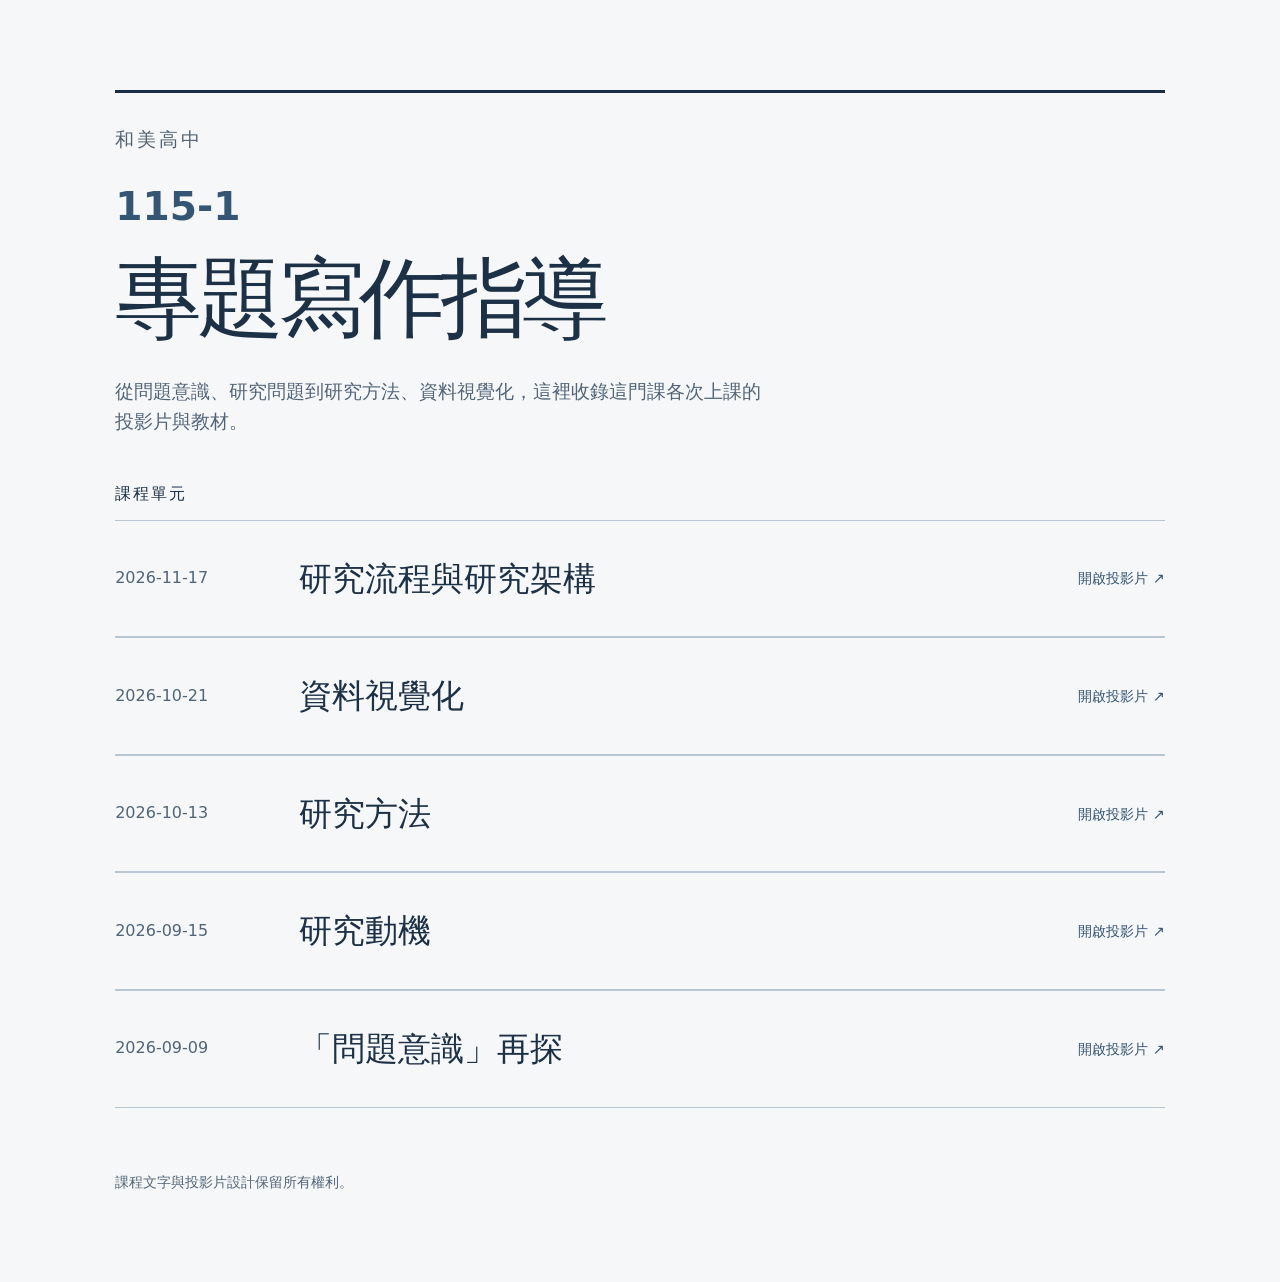
<file: index.html>
<!doctype html>
<html lang="zh-Hant-TW">
  <head>
    <meta charset="utf-8" />
    <meta name="viewport" content="width=device-width, initial-scale=1" />
    <meta name="description" content="和美高中 115-1 專題寫作指導，各次上課的投影片與教材。" />
    <meta name="theme-color" content="#182e46" />
    <title>115-1 專題寫作指導｜和美高中</title>
    <link rel="icon" href="favicon.svg" type="image/svg+xml" />
    <link rel="stylesheet" href="styles.css" />
  </head>
  <body class="course-home">
    <header class="course-header">
      <p class="eyebrow">和美高中</p>
      <h1><span class="term">115-1</span>專題寫作指導</h1>
      <p class="intro">從問題意識、研究問題到研究方法、資料視覺化，這裡收錄這門課各次上課的投影片與教材。</p>
    </header>
    <main class="lesson-index" aria-labelledby="lessons-title">
      <h2 id="lessons-title">課程單元</h2>
      <ol class="lesson-list">
        <!-- 新增單元時，複製一個 li 並更新相對路徑、日期與名稱。 -->
        <li>
          <a class="lesson-entry" href="lessons/2026-11-17-研究流程與研究架構/index.html">
            <time datetime="2026-11-17">2026-11-17</time>
            <strong>研究流程與研究架構</strong>
            <span class="entry-action">開啟投影片 <span aria-hidden="true">↗</span></span>
          </a>
        </li>
        <li>
          <a class="lesson-entry" href="lessons/2026-10-21-資料視覺化/index.html">
            <time datetime="2026-10-21">2026-10-21</time>
            <strong>資料視覺化</strong>
            <span class="entry-action">開啟投影片 <span aria-hidden="true">↗</span></span>
          </a>
        </li>
        <li>
          <a class="lesson-entry" href="lessons/2026-10-13-研究方法/index.html">
            <time datetime="2026-10-13">2026-10-13</time>
            <strong>研究方法</strong>
            <span class="entry-action">開啟投影片 <span aria-hidden="true">↗</span></span>
          </a>
        </li>
        <li>
          <a class="lesson-entry" href="lessons/2026-09-15-研究動機/index.html">
            <time datetime="2026-09-15">2026-09-15</time>
            <strong>研究動機</strong>
            <span class="entry-action">開啟投影片 <span aria-hidden="true">↗</span></span>
          </a>
        </li>
        <li>
          <a class="lesson-entry" href="lessons/2026-09-09-問題意識再探/index.html">
            <time datetime="2026-09-09">2026-09-09</time>
            <strong>「問題意識」再探</strong>
            <span class="entry-action">開啟投影片 <span aria-hidden="true">↗</span></span>
          </a>
        </li>
      </ol>
    </main>
    <footer class="course-footer"><p>課程文字與投影片設計保留所有權利。</p></footer>
  </body>
</html>
</file>
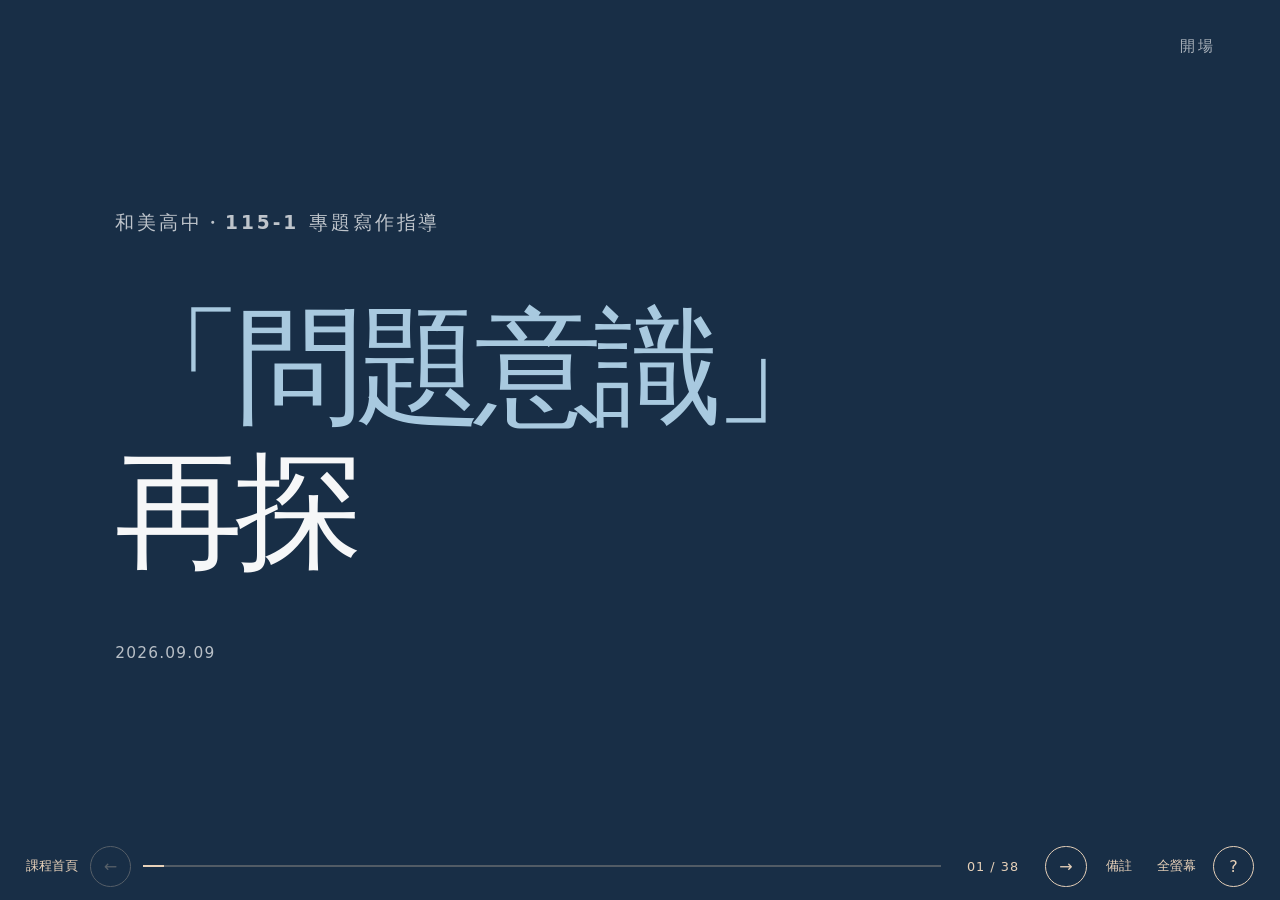
<file: lessons/2026-09-09-問題意識再探/index.html>
<!doctype html>
<html lang="zh-Hant-TW">
  <head>
    <meta charset="utf-8" />
    <meta name="viewport" content="width=device-width, initial-scale=1" />
    <meta name="description" content="和美高中 115-1 專題寫作指導：2026-09-09「問題意識」再探。" />
    <meta name="theme-color" content="#182e46" />
    <title>「問題意識」再探｜115-1 專題寫作指導</title>
    <link rel="icon" href="../../favicon.svg" type="image/svg+xml" />
    <link rel="stylesheet" href="../../styles.css" />
  </head>
  <body class="presentation">
    <a class="skip-link" href="#deck">跳到投影片</a>
    <main id="deck" class="deck" tabindex="-1" data-title="「問題意識」再探｜115-1 專題寫作指導">
      <!-- 01 -->
      <section id="slide-1" class="slide title-slide" data-section="開場" data-theme="navy" aria-labelledby="heading-1">
        <p class="eyebrow">和美高中・115-1 專題寫作指導</p><h1 id="heading-1"><span class="accent">「問題意識」</span><br />再探</h1><p class="meta">2026.09.09</p>
        <aside class="speaker-notes">今天從追尋「為什麼」的角度，繼續談問題意識。</aside>
      </section>

      <!-- 02 -->
      <section id="slide-2" class="slide " data-section="課程流程" data-theme="paper" aria-labelledby="heading-2">
        <h2 id="heading-2" data-source-line="1">課程流程</h2><ol class="agenda"><li data-source-line="2">「問題意識」環節的時間安排</li><li data-source-line="3">「問題意識」再探</li><li data-source-line="4">實作與討論</li></ol>
      </section>

      <!-- 03 -->
      <section id="slide-3" class="slide " data-section="時間安排" data-theme="mist" aria-labelledby="heading-3">
        <h2 id="heading-3" data-source-line="5" class="compact-title">一、「問題意識」環節時間安排</h2><ol class="schedule"><li data-source-line="6">9/9（今天）：從另一種角度思考問題意識，並且交作業</li><li data-source-line="7">9/15由作業發展出「研究問題」與「研究動機」（解說）</li><li data-source-line="8">9/16：撰寫「研究問題」與「研究動機」</li><li data-source-line="9"><strong>9/22：特定小組報告</strong></li></ol>
      </section>

      <!-- 04 -->
      <section id="slide-4" class="slide section-slide" data-section="問題意識再探" data-theme="slate" aria-labelledby="heading-4">
        <h2 id="heading-4" data-source-line="10">二、<br />問題意識再探</h2>
      </section>

      <!-- 05 -->
      <section id="slide-5" class="slide " data-section="昨天的重點" data-theme="paper" aria-labelledby="heading-5">
        <h2 id="heading-5" data-source-line="11">昨天的重點</h2><ul class="big-list"><li data-source-line="12">論文是什麼</li><li data-source-line="13">問題意識：怎麼從我的「為什麼」挖掘出可以研究的方向</li></ul>
      </section>

      <!-- 06 -->
      <section id="slide-6" class="slide section-slide long-title" data-section="追尋「為什麼」" data-theme="navy" aria-labelledby="heading-6">
        <h2 id="heading-6" data-source-line="14">另一種角度的問題意識：<br /><span class="accent">追尋「為什麼」</span></h2>
      </section>

      <!-- 07 -->
      <section id="slide-7" class="slide " data-section="追尋「為什麼」" data-theme="paper" aria-labelledby="heading-7">
        <h2 id="heading-7" data-source-line="15" class="compact-title">那個大家都經歷過的為什麼</h2><p data-source-line="16" class="body-large">我已經老到忘記，但是知道小孩會經歷，我要做好準備：不厭其煩，產婆法</p>
      </section>

      <!-- 08 -->
      <section id="slide-8" class="slide statement-slide" data-section="追尋「為什麼」" data-theme="mist" aria-labelledby="heading-8">
        <h2 id="heading-8" data-source-line="17" class="display-copy">實驗證明：<br />我知道的事情還是太少了，<br />但是我知道<span class="accent">產婆法會讓小孩不想找你問問題</span></h2>
      </section>

      <!-- 09 -->
      <section id="slide-9" class="slide question-slide" data-section="追尋「為什麼」" data-theme="paper" aria-labelledby="heading-9">
        <h2 id="heading-9" data-source-line="18">為什麼小孩不再問<br />「為什麼」？</h2><p data-source-line="19" class="body-large">蘇格拉底式詰問</p>
        <aside class="speaker-notes">先讓同學回想自己的經驗，再接下一張的電梯例子。</aside>
      </section>

      <!-- 10 -->
      <section id="slide-10" class="slide statement-slide" data-section="世界觀" data-theme="navy" aria-labelledby="heading-10">
        <h2 id="heading-10" data-source-line="20">小孩正在形成他的<br /><span class="accent">「世界觀」</span></h2><p data-source-line="21" class="body-large">（電梯要按上還是按下？）</p>
      </section>

      <!-- 11 -->
      <section id="slide-11" class="slide question-slide" data-section="世界觀" data-theme="paper" aria-labelledby="heading-11">
        <h2 id="heading-11" data-source-line="22" class="compact-title">為什麼中年說教男<br />不再問為什麼？</h2><p data-source-line="23" class="body-large">其實他們很愛問，但是那是因為他們是<span class="accent">【考考男】</span></p>
      </section>

      <!-- 12 -->
      <section id="slide-12" class="slide art-slide" data-section="世界觀" data-theme="navy" aria-labelledby="heading-12">
        <img class="abstract-art" src="assets/worldview-crystallization.png" width="1536" height="1024" alt="發散的細線逐漸凝結成封閉的幾何結晶" /><div class="art-copy"><h2 id="heading-12" data-source-line="24" class="display-copy">他們的<span class="accent">「世界觀」</span><br />已經固化，<br />對任何事情都有定見，<br />也有意見</h2></div>
        <aside class="speaker-notes">這裡的固化指不再驗證自己的判斷，可讓同學先辨認自己是否也有類似情形。</aside>
      </section>

      <!-- 13 -->
      <section id="slide-13" class="slide question-slide" data-section="世界觀" data-theme="mist" aria-labelledby="heading-13">
        <h2 id="heading-13" data-source-line="25">你跟中年說教男<br />的<span class="accent">距離有多遠</span>？</h2>
      </section>

      <!-- 14 -->
      <section id="slide-14" class="slide statement-slide" data-section="快速歸因" data-theme="paper" aria-labelledby="heading-14">
        <h2 id="heading-14" data-source-line="26" class="display-copy"><span class="accent">快速歸因</span>是必要的，<br />不然我們會認知超載</h2>
      </section>

      <!-- 15 -->
      <section id="slide-15" class="slide statement-slide" data-section="快速歸因" data-theme="navy" aria-labelledby="heading-15">
        <h2 id="heading-15" data-source-line="27" class="display-copy"><span class="accent">從不驗證</span>讓（可能有誤的）<br />世界觀快速固化</h2><p data-source-line="28" class="body-large">迴聲室強化了固化速度</p>
      </section>

      <!-- 16 -->
      <section id="slide-16" class="slide section-slide long-title" data-section="挖掘與驗證" data-theme="slate" aria-labelledby="heading-16">
        <h2 id="heading-16" data-source-line="29">挖掘出你的快速歸因<br />並且找到合適的角度<br /><span class="accent">驗證他</span></h2>
      </section>

      <!-- 17 -->
      <section id="slide-17" class="slide statement-slide" data-section="制服外套" data-theme="paper" aria-labelledby="heading-17">
        <p data-source-line="30" class="body-large">女兒上國中，制服外套又醜又不暖，又貴</p><h2 id="heading-17" data-source-line="31" class="display-copy">快速歸因：<br /><span class="accent">學校利用制服賺錢</span></h2>
        <aside class="speaker-notes">先問同學是否也曾有這種直覺。下一張開始拆出這個歸因成立需要哪些條件。</aside>
      </section>

      <!-- 18 -->
      <section id="slide-18" class="slide question-slide" data-section="制服外套" data-theme="mist" aria-labelledby="heading-18">
        <h2 id="heading-18" data-source-line="32" class="display-copy">如何驗證？<br />把歸因成立的<span class="accent">前提/假設</span>列出來，<br />就可以檢驗</h2>
      </section>

      <!-- 19 -->
      <section id="slide-19" class="slide " data-section="制服外套" data-theme="paper" aria-labelledby="heading-19">
        <h2 id="heading-19" class="kicker">如何驗證？</h2><ol class="premises"><li data-source-line="33">學校可以對製作、販售該校制服的廠商收取授權金</li><li data-source-line="34">(公立)學校的組織運作，利潤是其決策動機之一；或者</li></ol>
        <aside class="speaker-notes">這些是待檢驗的前提，並非已確認的學校制度或事實。保留第二點的「或者」，與下一張第三點連讀。</aside>
      </section>

      <!-- 20 -->
      <section id="slide-20" class="slide " data-section="制服外套" data-theme="navy" aria-labelledby="heading-20">
        <h2 id="heading-20" class="kicker">如何驗證？</h2><ol class="premises" start="3"><li data-source-line="35">學校教職員績效考核與待遇可透過學校組織的收益提升增加</li><li data-source-line="36">因此學校會藉由提高制服售價來獲取利潤</li></ol>
        <aside class="speaker-notes">第三點接上一張第二點的「或者」。第四點是前提成立後的推論，請同學分別檢查。</aside>
      </section>

      <!-- 21 -->
      <section id="slide-21" class="slide question-slide" data-section="核電公投" data-theme="paper" aria-labelledby="heading-21">
        <h2 id="heading-21" data-source-line="37" class="display-copy"><span class="kicker">比較正經的題目：</span><strong>（您是否）支持政府使用<br /><span class="accent">『核電』</span>振興經濟，<br />以廢除『非核家園』的能源政策？</strong></h2>
      </section>

      <!-- 22 -->
      <section id="slide-22" class="slide " data-section="核電公投" data-theme="mist" aria-labelledby="heading-22">
        <h2 id="heading-22" data-source-line="38" class="reading-title">這不是我編的題目，是 2026 年<strong>第 22 案全國性公投</strong>的正式主文，11/28 與地方選舉合併投票（<a href="https://web.cec.gov.tw/referendum" target="_blank" rel="noopener noreferrer">中選會公投專區</a>）</h2><p data-source-line="39" class="source-note reading-links">想看正反雙方怎麼拆：<a href="https://e-info.org.tw/node/243768" target="_blank" rel="noopener noreferrer">核能挺AI、穩供電又壓電價？專家逐條檢視國民黨「廢非核家園」公投原版理由書</a>（環境資訊中心，2026-08-14）、<a href="https://www.twreporter.org/a/ahead-referendum-to-restart-maanshan-nuclear-power-plant" target="_blank" rel="noopener noreferrer">7大爭點看「重啟核三公投」正反意見</a>（報導者）</p>
        <aside class="speaker-notes">環境資訊中心談的是公投原版理由書；報導者連結談的是「重啟核三公投」。兩篇可用來比較拆解方法，授課時留意議題範圍不同。</aside>
      </section>

      <!-- 23 -->
      <section id="slide-23" class="slide " data-section="核電公投" data-theme="paper" aria-labelledby="heading-23">
        <h2 id="heading-23" data-source-line="40" class="kicker">如何驗證：</h2><ol class="premises"><li data-source-line="41">核能發電是最適合台灣經濟發展的能源方式</li><li data-source-line="42">「非核家園」政策所追求的目標不符合台灣所需</li></ol>
        <aside class="speaker-notes">這些是從主張拆出的待驗證假設，尚未判定成立。</aside>
      </section>

      <!-- 24 -->
      <section id="slide-24" class="slide " data-section="核電公投" data-theme="navy" aria-labelledby="heading-24">
        <h2 id="heading-24" data-source-line="40" class="kicker">如何驗證：</h2><ol class="premises" start="3"><li data-source-line="43">「非核家園」是台灣用不了核電的真正原因——不廢除它，核電就上不了場</li><li data-source-line="44">因此廢除「非核家園」，核電就能振興台灣經濟</li></ol>
        <aside class="speaker-notes">第三點要求檢查政策與核電使用的因果關係；第四點是推論出的結論。可逐一問需要什麼證據。</aside>
      </section>

      <!-- 25 -->
      <section id="slide-25" class="slide statement-slide" data-section="往下挖" data-theme="mist" aria-labelledby="heading-25">
        <h2 id="heading-25" data-source-line="45" class="display-copy">在比較「大型」又比較「正經」的題目裡，<br />你會發現<span class="accent">「事情沒那麼單純」</span></h2>
      </section>

      <!-- 26 -->
      <section id="slide-26" class="slide statement-slide" data-section="往下挖" data-theme="paper" aria-labelledby="heading-26">
        <h2 id="heading-26" data-source-line="46" class="display-copy">光是「核能發電是最適合台灣經濟發展的能源方式」，<br />就可以在<span class="accent">往下挖好幾層</span></h2>
      </section>

      <!-- 27 -->
      <section id="slide-27" class="slide art-slide" data-section="積沙成塔" data-theme="paper" aria-labelledby="heading-27">
        <img class="abstract-art" src="assets/accumulated-knowledge.png" width="1536" height="1024" alt="細小顆粒與幾何短線逐層累積成向上延伸的結構" /><div class="art-copy"><h2 id="heading-27" data-source-line="47" class="display-copy">研究是<span class="accent">「積沙成塔」</span>，<br />最近AI證明<span class="keep-together">費馬最後定理，</span><br />就是個例子</h2><p data-source-line="48" class="source-note"><a href="https://technews.tw/2026/09/08/formalizing-fermat-last-theorem-claude-proof" target="_blank" rel="noopener noreferrer">5 年學術計畫被 AI 模型 11 天搞定！Claude 完成《費馬最後定理》形式化證明</a>（科技新報，2026-09-08）</p></div>
        <aside class="speaker-notes">下一張保留原稿對「形式化證明」的補充，與「重新證明」作區分。</aside>
      </section>

      <!-- 28 -->
      <section id="slide-28" class="slide " data-section="積沙成塔" data-theme="paper" aria-labelledby="heading-28">
        <h2 id="heading-28" data-source-line="49" class="reading-title">精確一點說：<br />Claude 不是「重新證明」費馬最後定理，而是把 Wiles 1995 年那份 129 頁的證明翻譯成 Lean 這種電腦可以逐行檢查的形式。<br /><span class="accent">11 天、1,300 萬行程式碼、29,500 個中間引理</span></h2>
        <aside class="speaker-notes">讓同學注意：此處談的是把既有證明轉成可由電腦檢查的形式。</aside>
      </section>

      <!-- 29 -->
      <section id="slide-29" class="slide statement-slide" data-section="積沙成塔" data-theme="navy" aria-labelledby="heading-29">
        <h2 id="heading-29" data-source-line="50" class="reading-title">而它做得到，<br />是因為前面已經有 Mathlib 數學函式庫、有 Kevin Buzzard 團隊的 FLT 專案鋪路——<br />這才是<span class="accent">「積沙成塔」</span>的意思</h2>
      </section>

      <!-- 30 -->
      <section id="slide-30" class="slide section-slide long-title" data-section="問題意識的用途" data-theme="slate" aria-labelledby="heading-30">
        <h2 id="heading-30" data-source-line="51">「問題意識」<br />可以檢視未經驗證的歸因，<br />且<span class="accent">提出檢驗的方法</span></h2>
      </section>

      <!-- 31 -->
      <section id="slide-31" class="slide statement-slide" data-section="問題意識的用途" data-theme="paper" aria-labelledby="heading-31">
        <h2 id="heading-31" data-source-line="52" class="display-copy">對這門課來說：<br /><span class="accent">找到可以研究的題目</span></h2><p data-source-line="53" class="body-large">拿來用在自己身上：避免成為中年說教男</p>
      </section>

      <!-- 32 -->
      <section id="slide-32" class="slide question-slide" data-section="問題意識的用途" data-theme="mist" aria-labelledby="heading-32">
        <h2 id="heading-32" data-source-line="54">拿來用在別人身上：<br /><span class="accent">？</span></h2>
        <aside class="speaker-notes">讓同學先回答，不急著替問號定義唯一答案。</aside>
      </section>

      <!-- 33 -->
      <section id="slide-33" class="slide section-slide long-title" data-section="兩種問題意識" data-theme="navy" aria-labelledby="heading-33">
        <h2 id="heading-33" data-source-line="55">我們不是涇渭分明的<br /><span class="accent">兩種問題意識</span></h2>
      </section>

      <!-- 34 -->
      <section id="slide-34" class="slide question-slide" data-section="兩種問題意識" data-theme="paper" aria-labelledby="heading-34">
        <p data-source-line="56" class="body-large">回到外套的議題裡，我有個我無法快速歸因的問題：</p><h2 id="heading-34" data-source-line="57">為什麼有人<br /><span class="accent">整天穿外套</span>？</h2>
      </section>

      <!-- 35 -->
      <section id="slide-35" class="slide statement-slide" data-section="兩種問題意識" data-theme="mist" aria-labelledby="heading-35">
        <h2 id="heading-35" data-source-line="58" class="display-copy">因為我無法快速歸因，<br />所以就回到<span class="accent">第一個版本的問題意識</span></h2>
      </section>

      <!-- 36 -->
      <section id="slide-36" class="slide statement-slide" data-section="兩種問題意識" data-theme="paper" aria-labelledby="heading-36">
        <h2 id="heading-36" data-source-line="59" class="display-copy">當我上網、讀文章、與別人討論，<br />列出可能研究的<span class="accent">三個方向</span></h2>
      </section>

      <!-- 37 -->
      <section id="slide-37" class="slide statement-slide" data-section="兩種問題意識" data-theme="navy" aria-labelledby="heading-37">
        <h2 id="heading-37" data-source-line="60" class="display-copy">我可能就可以提出一些假設，<br />並且規劃出<span class="accent">驗證的方法</span></h2>
      </section>

      <!-- 38 -->
      <section id="slide-38" class="slide section-slide" data-section="實作與討論" data-theme="slate" aria-labelledby="heading-38">
        <h2 id="heading-38" data-source-line="4">實作與討論</h2>
        <aside class="speaker-notes">原稿此段尚未展開。今天的作業是 9/15、9/16 兩堂課的原料，實作規格（要交幾個歸因、前提要幾條、交到哪裡）需於課堂補充。</aside>
      </section>
    </main>
    <nav class="chrome" aria-label="投影片控制列">
      <a class="course-link" href="../../index.html" aria-label="返回課程首頁">課程首頁</a>
      <button id="prev" type="button" aria-label="上一張投影片">←</button>
      <div class="progress-shell" aria-hidden="true"><span id="progress"></span></div>
      <button id="counter" type="button" aria-live="polite" aria-atomic="true" aria-label="跳到指定頁">01 / 38</button>
      <button id="next" type="button" aria-label="下一張投影片">→</button>
      <button id="notes" type="button" aria-label="開啟講者備註" aria-controls="notes-panel" aria-expanded="false">備註</button>
      <button id="fullscreen" type="button" aria-label="進入全螢幕">全螢幕</button>
      <button id="help" type="button" aria-label="顯示操作說明">?</button>
    </nav>
    <aside id="notes-panel" class="notes-panel" aria-label="講者備註" aria-hidden="true" inert>
      <div><strong>講者備註</strong><button id="close-notes" type="button" aria-label="關閉講者備註">×</button></div>
      <p id="notes-copy"></p>
    </aside>
    <dialog id="help-dialog" aria-labelledby="help-title">
      <form method="dialog">
        <button class="dialog-close" aria-label="關閉操作說明">×</button>
        <h2 id="help-title">操作方式</h2>
        <dl>
          <dt>← / →、PageUp / PageDown</dt><dd>上一張／下一張</dd>
          <dt>Space / Enter</dt><dd>下一張</dd>
          <dt>Home / End</dt><dd>第一張／最後一張</dd>
          <dt>F</dt><dd>進入或離開全螢幕</dd>
          <dt>數字＋Enter</dt><dd>跳到該頁</dd>
          <dt>G／點頁碼</dt><dd>開啟目錄，挑一張跳過去</dd>
          <dt>N</dt><dd>開啟或關閉講者備註</dd>
          <dt>Esc</dt><dd>關閉備註或操作說明</dd>
          <dt>觸控操作</dt><dd>左右滑動換頁</dd>
        </dl>
        <p>講者備註會顯示在目前畫面上。</p>
      </form>
    </dialog>
    <noscript>啟用 JavaScript 後可使用換頁功能；目前以連續頁面閱讀。</noscript>
    <script src="../../app.js"></script>
  </body>
</html>
</file>
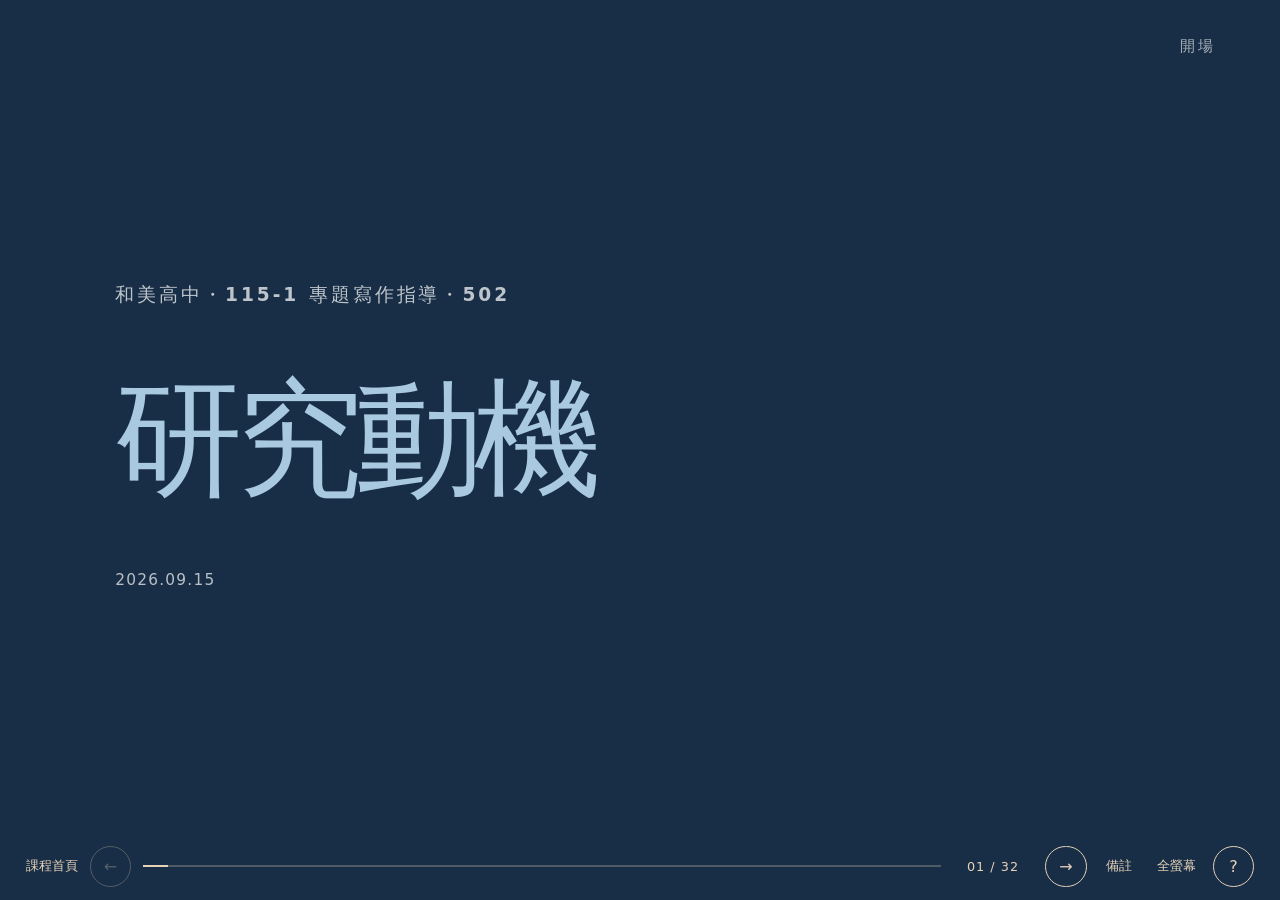
<file: lessons/2026-09-15-研究動機/index.html>
<!doctype html>
<html lang="zh-Hant-TW">
  <head>
    <meta charset="utf-8" />
    <meta name="viewport" content="width=device-width, initial-scale=1" />
    <meta name="description" content="和美高中 115-1 專題寫作指導：2026-09-15 研究動機——為什麼要交代動機、怎麼寫出研究動機。" />
    <meta name="theme-color" content="#182e46" />
    <title>研究動機｜115-1 專題寫作指導</title>
    <link rel="icon" href="../../favicon.svg" type="image/svg+xml" />
    <link rel="stylesheet" href="../../styles.css" />
  </head>
  <body class="presentation">
    <a class="skip-link" href="#deck">跳到投影片</a>
    <main id="deck" class="deck" tabindex="-1" data-title="研究動機｜115-1 專題寫作指導">
      <!-- 01 -->
      <section id="slide-1" class="slide title-slide" data-section="開場" data-theme="navy" aria-labelledby="heading-1">
        <p class="eyebrow">和美高中・115-1 專題寫作指導・502</p><h1 id="heading-1"><span class="accent">研究動機</span></h1><p class="meta">2026.09.15</p>
        <aside class="speaker-notes">接 9/9 的「問題意識」再探。今天兩件事：為什麼要交代動機、怎麼寫出研究動機。</aside>
      </section>

      <!-- 02 -->
      <section id="slide-2" class="slide section-slide" data-section="為什麼需要交代動機" data-theme="slate" aria-labelledby="heading-2">
        <h2 id="heading-2" data-source-line="1">為什麼需要<br />交代動機？</h2>
      </section>

      <!-- 03 -->
      <section id="slide-3" class="slide statement-slide" data-section="為什麼需要交代動機" data-theme="paper" aria-labelledby="heading-3">
        <h2 id="heading-3" data-source-line="2" class="display-copy"><span class="kicker">對別人來說</span>讓別人知道你的研究<span class="accent">關心</span>什麼</h2>
        <aside class="speaker-notes">原稿自註這句念起來像套套邏輯（為什麼要交代動機？因為要讓別人知道動機）。下一張把「關心」拆成讀者要做的三個判斷。</aside>
      </section>

      <!-- 04 -->
      <section id="slide-4" class="slide" data-section="為什麼需要交代動機" data-theme="mist" aria-labelledby="heading-4">
        <h2 id="heading-4" class="kicker">對別人來說，具體是三件事</h2><ol class="premises compact"><li><strong>這題值不值得研究：</strong>你看到什麼現象、卡在哪裡、為什麼非問不可</li><li><strong>你打算回答什麼、不回答什麼：</strong>動機劃定範圍，讀者才不會拿你沒打算回答的問題來評你</li><li><strong>你的推理起點站不站得住：</strong>動機把預設與觀察攤開，讀者在這裡就能發現「你以為的通則其實不是通則」</li></ol><p class="body-large">一句話：動機是在說服讀者<span class="accent">「這個問題不是憑空冒出來的」</span></p>
        <aside class="speaker-notes">這三點是把上一張的「關心」講具體：讀者拿動機來做判斷，而不只是「知道」。</aside>
      </section>

      <!-- 05 -->
      <section id="slide-5" class="slide statement-slide" data-section="為什麼需要交代動機" data-theme="mist" aria-labelledby="heading-5">
        <h2 id="heading-5" data-source-line="3" class="display-copy"><span class="kicker">對自己來說</span>釐清自己的<span class="accent">問題意識</span></h2>
        <aside class="speaker-notes">跟上一張對照：對別人是說服，對自己是檢查。寫不出動機，常常代表問題意識還沒長出來。</aside>
      </section>

      <!-- 06 -->
      <section id="slide-6" class="slide section-slide" data-section="如何寫出研究動機" data-theme="navy" aria-labelledby="heading-6">
        <h2 id="heading-6" data-source-line="6">如何寫出<br /><span class="accent">研究動機</span>？</h2>
      </section>

      <!-- 07 -->
      <section id="slide-7" class="slide question-slide" data-section="問題意識三探" data-theme="paper" aria-labelledby="heading-7">
        <p data-source-line="7" class="kicker">問題意識三探</p><h2 id="heading-7" data-source-line="7">我的「為什麼」<br />怎麼產生的？</h2>
        <aside class="speaker-notes">9/9 講了兩個模組，今天補第三個。先讓同學回想自己交的作業是從哪一種來的。</aside>
      </section>

      <!-- 08 -->
      <section id="slide-8" class="slide" data-section="問題意識三探" data-theme="mist" aria-labelledby="heading-8">
        <h2 id="heading-8" class="kicker">前兩個模組</h2><ol class="premises"><li data-source-line="8"><strong>模組一：</strong>寫下「為什麼」然後寫出可能可以探索的方向</li><li data-source-line="9"><strong>模組二：</strong>檢視自己對某些事的歸因，然後寫出可驗證的假說</li></ol>
        <aside class="speaker-notes">模組一對應前一堂「從我的為什麼挖掘方向」，模組二對應 9/9 的「快速歸因→列前提→驗證」。</aside>
      </section>

      <!-- 09 -->
      <section id="slide-9" class="slide statement-slide" data-section="問題意識三探" data-theme="navy" aria-labelledby="heading-9">
        <h2 id="heading-9" data-source-line="10" class="display-copy"><span class="kicker">模組三</span>為什麼通常發生在<br /><span class="accent">「我的解釋走不通」</span>的時候</h2>
      </section>

      <!-- 10 -->
      <section id="slide-10" class="slide question-slide" data-section="問題意識三探" data-theme="paper" aria-labelledby="heading-10">
        <h2 id="heading-10" data-source-line="11">為什麼小便斗附近<br />都會噴的<span class="accent">亂七八糟</span>？</h2>
        <aside class="speaker-notes">模組三的例子：先問同學「你的解釋是什麼」，再問「這個解釋哪裡走不通」。原稿只有問句，沒有給答案，不要替它下結論。</aside>
      </section>

      <!-- 11 -->
      <section id="slide-11" class="slide section-slide long-title" data-section="研究動機範本" data-theme="slate" aria-labelledby="heading-11">
        <h2 id="heading-11" data-source-line="12">發展出的<br /><span class="accent">「研究動機」範本</span></h2>
      </section>

      <!-- 12 -->
      <section id="slide-12" class="slide" data-section="研究動機範本" data-theme="paper" aria-labelledby="heading-12">
        <h2 id="heading-12" class="kicker">三個步驟</h2><ol class="premises"><li data-source-line="13">描述現象 → 提出一般通則</li><li data-source-line="14">觀察到不一樣的地方，而且一般通則無法解釋</li><li data-source-line="15">提出假設（好奇是不是這些原因造成）</li></ol>
        <aside class="speaker-notes">這三步就是模組三的書面版：通則、走不通的地方、我的猜測。後面的電梯例子逐步套一次。</aside>
      </section>

      <!-- 13 -->
      <section id="slide-13" class="slide section-slide" data-section="舉例" data-theme="navy" aria-labelledby="heading-13">
        <h2 id="heading-13" data-source-line="16">舉例</h2>
      </section>

      <!-- 14 -->
      <section id="slide-14" class="slide" data-section="舉例：描述現象" data-theme="paper" aria-labelledby="heading-14">
        <h2 id="heading-14" class="kicker">1. 描述現象</h2><p data-source-line="17" class="prose">在百貨公司、公共空間，電梯都是無差別服務大眾；如果有優先使用的情形，通常都是基於個體差異產生的需求（優先禮讓幼兒、嬰兒車、孕婦、輪椅使用者）</p>
      </section>

      <!-- 15 -->
      <section id="slide-15" class="slide" data-section="舉例：觀察到不一樣的地方" data-theme="mist" aria-labelledby="heading-15">
        <h2 id="heading-15" data-source-line="18" class="compact-title">2. 觀察到不一樣的地方：<span class="accent">學校的電梯</span></h2><ol class="premises"><li data-source-line="19">並沒有無差別服務所有人</li><li data-source-line="20">優先使用的情形包含了個體差異需求，如高樓層抬便當、輪椅、身體不適</li><li data-source-line="21">但是似乎也包含了權力位階：因身分不同而有差別待遇——師生之間</li></ol>
      </section>

      <!-- 16 -->
      <section id="slide-16" class="slide" data-section="舉例：提出假設" data-theme="paper" aria-labelledby="heading-16">
        <h2 id="heading-16" data-source-line="22" class="kicker">3. 提出假設</h2><ol class="premises"><li data-source-line="23">老師是因為個體差異需求而獲得優先搭電梯的資格<ul class="sub"><li data-source-line="24">每天要上下樓次數高於一般人</li><li data-source-line="25">三十歲以上膝蓋退化已經開始</li></ul></li></ol>
        <aside class="speaker-notes">假設一其實還在通則裡面：把老師當成另一種「個體差異需求」。下一張的假設二才是通則解釋不了的方向。</aside>
      </section>

      <!-- 17 -->
      <section id="slide-17" class="slide" data-section="舉例：提出假設" data-theme="navy" aria-labelledby="heading-17">
        <h2 id="heading-17" data-source-line="22" class="kicker">3. 提出假設</h2><ol class="premises" start="2"><li data-source-line="26">搭電梯的資格是學校權力空間的展演<ul class="sub"><li data-source-line="27">藉由包含搭電梯在內的各種差別待遇顯示出師生身分的高低，與「誰才是這個空間的主角」</li></ul></li></ol>
        <aside class="speaker-notes">兩個假設不互斥，可能同時成立。可問同學：要怎麼區分「需求」與「展演」？（例如：有需求的老師會搭、沒需求的老師搭不搭？）</aside>
      </section>

      <!-- 18 -->
      <section id="slide-18" class="slide section-slide long-title" data-section="示範稿" data-theme="slate" aria-labelledby="heading-18">
        <h2 id="heading-18">把這個例子寫成<br /><span class="accent">一段完整的研究動機</span></h2>
        <aside class="speaker-notes">以下四張是依原稿的三步驟範本，把電梯例子串成一段可以直接抄在報告裡的示範稿（原稿要求 AI 代寫，尚未經老師修改）。段落內容只用原稿已有的觀察與假設，沒有加新的事實；最後一張的「研究問題」是範本三步驟之外多加的收尾，可視需要刪掉。</aside>
      </section>

      <!-- 19 -->
      <section id="slide-19" class="slide" data-section="示範稿：現象與通則" data-theme="paper" aria-labelledby="heading-19">
        <h2 id="heading-19" class="kicker"><span class="sample-tag">示範稿</span><br />第一段：描述現象、提出通則</h2><p class="prose">在百貨公司、車站這類公共空間，電梯通常是無差別地服務所有人。即使有優先使用的情形，也多半來自個體差異所產生的需求，例如禮讓幼兒、嬰兒車、孕婦或輪椅使用者。換句話說，「公共設施對所有人一視同仁，例外只來自個人需求」，是我們對電梯使用規則的一般理解。</p>
        <aside class="speaker-notes">對應範本第 1 步。重點在最後一句：把「現象」濃縮成一句「通則」，後面才有東西可以被推翻。</aside>
      </section>

      <!-- 20 -->
      <section id="slide-20" class="slide" data-section="示範稿：通則走不通" data-theme="mist" aria-labelledby="heading-20">
        <h2 id="heading-20" class="kicker"><span class="sample-tag">示範稿</span><br />第二段：觀察到通則無法解釋的地方</h2><p class="prose">然而，學校的電梯並不符合這個通則。校內電梯並沒有無差別地服務所有人；優先使用的情形固然包含個體差異需求，例如高樓層抬便當、輪椅、身體不適，但似乎也包含了身分位階——老師與學生因為身分不同而有差別待遇。這種差別並非來自個人需求，「一視同仁、例外只來自個人需求」的通則無法解釋它。</p>
        <aside class="speaker-notes">對應範本第 2 步。注意「似乎」保留了原稿的語氣：這是觀察，不是已經證明的結論。</aside>
      </section>

      <!-- 21 -->
      <section id="slide-21" class="slide" data-section="示範稿：提出假設" data-theme="paper" aria-labelledby="heading-21">
        <h2 id="heading-21" class="kicker"><span class="sample-tag">示範稿</span><br />第三段：提出假設</h2><p class="prose">我們因此好奇，學校電梯的差別待遇是怎麼來的，並提出兩個可能的解釋。第一，老師是因為個體差異需求而獲得優先搭電梯的資格：老師每天上下樓的次數高於一般人，而且三十歲以上膝蓋已經開始退化——若是如此，學校電梯其實仍在通則之內。第二，搭電梯的資格是學校權力空間的展演：學校藉由包含搭電梯在內的各種差別待遇，顯示師生身分的高低，以及「誰才是這個空間的主角」。</p>
        <aside class="speaker-notes">對應範本第 3 步。兩個假設一個把現象拉回通則、一個跳出通則，這正是「好奇是不是這些原因造成」的寫法。</aside>
      </section>

      <!-- 22 -->
      <section id="slide-22" class="slide" data-section="示範稿：研究問題" data-theme="navy" aria-labelledby="heading-22">
        <h2 id="heading-22" class="kicker"><span class="sample-tag">示範稿</span><br />收尾：研究問題</h2><p class="prose">本研究想釐清的是：學校電梯的使用規則，究竟反映的是需求上的差異，還是身分與權力的位階？我們將檢驗上述兩個假設，並進一步探討學校如何透過日常空間的使用規則，建立師生之間的秩序。</p>
        <aside class="speaker-notes">這一段是範本三步驟之外的收尾，可刪。另外，依後面「找到一篇相關文章」的規則，正式版的動機還要嵌進一篇相關文獻；示範稿刻意沒放，可以請同學指出「這段動機少了什麼」。文獻要老師或同學自己找，AI 未查證任何篇目。</aside>
      </section>

      <!-- 23 -->
      <section id="slide-23" class="slide section-slide long-title" data-section="事實查核的為什麼" data-theme="slate" aria-labelledby="heading-23">
        <h2 id="heading-23" data-source-line="30">會變成<span class="accent">事實查核</span>的<br />為什麼</h2>
      </section>

      <!-- 24 -->
      <section id="slide-24" class="slide" data-section="事實查核的為什麼" data-theme="paper" aria-labelledby="heading-24">
        <h2 id="heading-24" class="kicker">老師自己的例子</h2><blockquote class="quote-block" data-source-line="31">我最近在試著讓大家平板打開的時候網路儘量順暢。我發現一件事，如果 30 台其中有一台網路特別慢，會拖累整體的網路速度。</blockquote>
        <aside class="speaker-notes">這是老師自己在做校園網路時碰到的問題，拿來示範「看起來像研究題目、其實不是」。</aside>
      </section>

      <!-- 25 -->
      <section id="slide-25" class="slide" data-section="事實查核的為什麼" data-theme="mist" aria-labelledby="heading-25">
        <h2 id="heading-25" class="kicker">套進範本</h2><ul class="contrast three"><li data-source-line="33"><span class="label">1. 通則</span>平板每台獨立，我的速度與別台的速度是獨立因素，不互相影響</li><li data-source-line="35"><span class="label">2. 觀察到的現象</span>會拖累</li><li><span class="label">3. 假設</span>對 AP 來說，平板就是同一台</li></ul>
        <aside class="speaker-notes">三步都套得進去，看起來合格。問題在於：這個假設查一下就能證實或推翻，不需要研究。</aside>
      </section>

      <!-- 26 -->
      <section id="slide-26" class="slide statement-slide" data-section="事實查核的為什麼" data-theme="paper" aria-labelledby="heading-26">
        <h2 id="heading-26" data-source-line="37" class="display-copy">看起來是個不錯的問題，<span class="accent">但是不是</span>。<br />因為，查一下就知道為什麼。</h2><p data-source-line="37" class="body-large">這個為什麼是一個事實查核的問題，可研究性低。</p>
        <aside class="speaker-notes">技術上這題的答案是 Wi-Fi 的空口時間（airtime）被慢速裝置占住，屬於已知的無線網路行為；所以查文件就有答案，不需要研究。上課若被追問可以這樣回，但這句是備註補充，不在原稿裡。</aside>
      </section>

      <!-- 27 -->
      <section id="slide-27" class="slide statement-slide" data-section="事實查核的為什麼" data-theme="navy" aria-labelledby="heading-27">
        <h2 id="heading-27" data-source-line="38" class="display-copy">為了避免寫出這種題目，<br />必須<span class="accent">「找到一篇相關文章」</span><br />並且放進研究動機裡面。</h2>
        <aside class="speaker-notes">這是今天最重要的一條作業規則：動機裡要有一篇相關文章。找文章的過程本身就會把「查一下就知道」的題目篩掉。</aside>
      </section>

      <!-- 28 -->
      <section id="slide-28" class="slide section-slide long-title" data-section="其他研究動機的可能" data-theme="slate" aria-labelledby="heading-28">
        <h2 id="heading-28" data-source-line="39">其他研究動機的<br /><span class="accent">可能</span></h2>
        <aside class="speaker-notes">前面的範本是「通則走不通」型；不是每個題目都長這樣，原稿再給兩種。</aside>
      </section>

      <!-- 29 -->
      <section id="slide-29" class="slide" data-section="缺口彌補型" data-theme="paper" aria-labelledby="heading-29">
        <h2 id="heading-29" data-source-line="40" class="compact-title">缺口彌補型</h2><p data-source-line="41" class="prose">研究顯示雙北學生看短影音時間長短與學業成績有相關性，我們好奇和美地區學生的情形……</p>
        <aside class="speaker-notes">「研究顯示」是原稿的例句寫法，並沒有指向特定研究；上課若要拿真的研究當例子，要先找到那篇文章。</aside>
      </section>

      <!-- 30 -->
      <section id="slide-30" class="slide" data-section="描述型" data-theme="mist" aria-labelledby="heading-30">
        <h2 id="heading-30" data-source-line="42" class="compact-title">描述型<span class="kicker">（沒有明確假設）</span></h2><p data-source-line="43" class="prose">看到 Z 世代願意花費高額金錢追星，想知道他們的行為模式背後成因</p>
        <aside class="speaker-notes">描述型沒有假設，所以範本第 3 步換成「想知道成因」；但仍要有第 1、2 步的現象描述，也仍然要找一篇相關文章。原稿到此結束，實作指示需於課堂補充。</aside>
      </section>
      <!-- 31 -->
      <section id="slide-31" class="slide section-slide" data-section="實作時間" data-theme="navy" aria-labelledby="heading-31">
        <h2 id="heading-31">實作時間</h2>
      </section>

      <!-- 32 -->
      <section id="slide-32" class="slide" data-section="實作時間" data-theme="paper" aria-labelledby="heading-32">
        <h2 id="heading-32" class="kicker">任務</h2><ol class="premises"><li>請把你上週的題目拿出來檢視</li><li>查詢相關資料</li><li>寫出研究動機</li></ol>
        <aside class="speaker-notes">對照第 27 張的規則：動機裡要放進一篇相關文章，「查詢相關資料」就是去找那一篇。</aside>
      </section>
    </main>
    <nav class="chrome" aria-label="投影片控制列">
      <a class="course-link" href="../../index.html" aria-label="返回課程首頁">課程首頁</a>
      <button id="prev" type="button" aria-label="上一張投影片">←</button>
      <div class="progress-shell" aria-hidden="true"><span id="progress"></span></div>
      <button id="counter" type="button" aria-live="polite" aria-atomic="true" aria-label="跳到指定頁">01 / 32</button>
      <button id="next" type="button" aria-label="下一張投影片">→</button>
      <button id="notes" type="button" aria-label="開啟講者備註" aria-controls="notes-panel" aria-expanded="false">備註</button>
      <button id="fullscreen" type="button" aria-label="進入全螢幕">全螢幕</button>
      <button id="help" type="button" aria-label="顯示操作說明">?</button>
    </nav>
    <aside id="notes-panel" class="notes-panel" aria-label="講者備註" aria-hidden="true" inert>
      <div><strong>講者備註</strong><button id="close-notes" type="button" aria-label="關閉講者備註">×</button></div>
      <p id="notes-copy"></p>
    </aside>
    <dialog id="help-dialog" aria-labelledby="help-title">
      <form method="dialog">
        <button class="dialog-close" aria-label="關閉操作說明">×</button>
        <h2 id="help-title">操作方式</h2>
        <dl>
          <dt>← / →、PageUp / PageDown</dt><dd>上一張／下一張</dd>
          <dt>Space / Enter</dt><dd>下一張</dd>
          <dt>Home / End</dt><dd>第一張／最後一張</dd>
          <dt>F</dt><dd>進入或離開全螢幕</dd>
          <dt>數字＋Enter</dt><dd>跳到該頁</dd>
          <dt>G／點頁碼</dt><dd>開啟目錄，挑一張跳過去</dd>
          <dt>N</dt><dd>開啟或關閉講者備註</dd>
          <dt>Esc</dt><dd>關閉備註或操作說明</dd>
          <dt>觸控操作</dt><dd>左右滑動換頁</dd>
        </dl>
        <p>講者備註會顯示在目前畫面上。</p>
      </form>
    </dialog>
    <noscript>啟用 JavaScript 後可使用換頁功能；目前以連續頁面閱讀。</noscript>
    <script src="../../app.js"></script>
  </body>
</html>
</file>
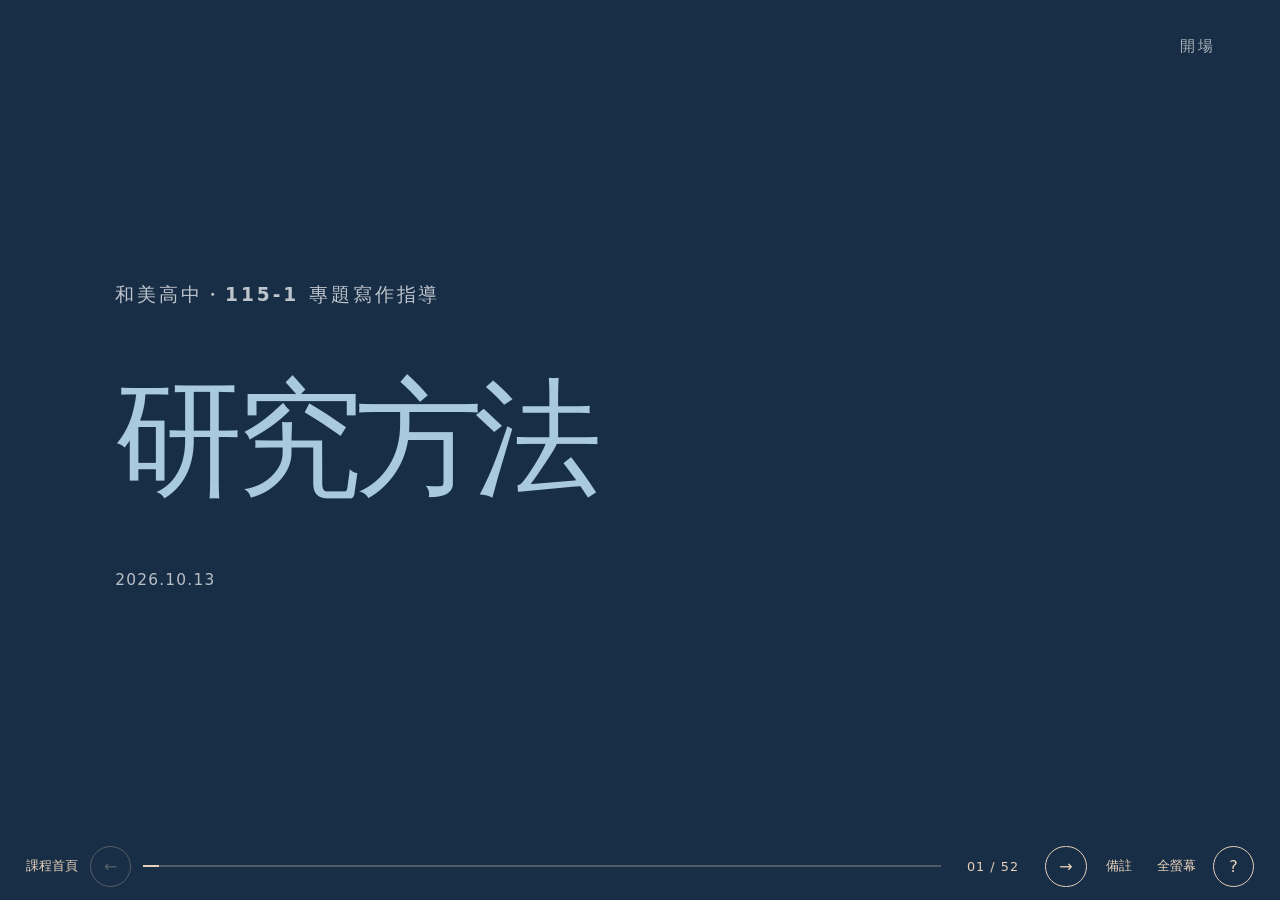
<file: lessons/2026-10-13-研究方法/index.html>
<!doctype html>
<html lang="zh-Hant-TW">
  <head>
    <meta charset="utf-8" />
    <meta name="viewport" content="width=device-width, initial-scale=1" />
    <meta name="description" content="和美高中 115-1 專題寫作指導：2026-10-13 研究方法——問題的樣子決定方法的樣子、為什麼問卷不能亂做，以及今年小論文特優作品範例。" />
    <meta name="theme-color" content="#182e46" />
    <title>研究方法｜115-1 專題寫作指導</title>
    <link rel="icon" href="../../favicon.svg" type="image/svg+xml" />
    <link rel="stylesheet" href="../../styles.css" />
  </head>
  <body class="presentation">
    <a class="skip-link" href="#deck">跳到投影片</a>
    <main id="deck" class="deck" tabindex="-1" data-title="研究方法｜115-1 專題寫作指導">
      <!-- 01 -->
      <section id="slide-1" class="slide title-slide" data-section="開場" data-theme="navy" aria-labelledby="heading-1">
        <p class="eyebrow">和美高中・115-1 專題寫作指導</p><h1 id="heading-1"><span class="accent">研究方法</span></h1><p class="meta">2026.10.13</p>
        <aside class="speaker-notes">一小時配置建議：0–5 分開場提問；5–15 分研究方法是什麼、問題類型對應方法；15–30 分測驗＋逐題講解；30–42 分為什麼問卷不能亂做；42–52 分範例 D 當寫作範本、對照檢查表；52–60 分各組寫下自己的研究目的與預計方法。範例 A–J 是素材庫，全部講完會超時，建議只深講 C、D、H。</aside>
      </section>

      <!-- 02 -->
      <section id="slide-2" class="slide question-slide" data-section="開場" data-theme="paper" aria-labelledby="heading-2">
        <h2 id="heading-2" class="reading-title">像畢恆達那種<span class="accent">「空間即是權力」</span>的學術文章，<br />他要如何挑選研究方法？</h2>
        <aside class="speaker-notes">沒有標準答案，讓學生先體會「問題長什麼樣，方法就長什麼樣」。「空間即權力」要回答的是空間怎麼被安排、誰被允許做什麼、誰覺得不自在。學生可能想到：觀察（誰在什麼時間使用什麼空間）、文本與圖面分析（地圖、平面圖、標誌、使用規則）、訪談（使用者經驗；遲教授研習的 go-along，讓受訪者帶路）、歷史文獻（空間當初為什麼這樣規劃）。【未查證】畢恆達本人實際用了哪些方法沒有查證，以上是依空間研究常見做法推論；課堂上問「你會怎麼做」，不要問「他用了什麼」。高中生做得到的對照例子是後面的範例 A（北斗舜耕路）。</aside>
      </section>

      <!-- 03 -->
      <section id="slide-3" class="slide section-slide long-title" data-section="什麼是研究方法" data-theme="slate" aria-labelledby="heading-3">
        <h2 id="heading-3">什麼是研究方法？<br />為什麼要<span class="accent">描述</span>研究方法？</h2>
      </section>

      <!-- 04 -->
      <section id="slide-4" class="slide" data-section="什麼是研究方法" data-theme="paper" aria-labelledby="heading-4">
        <h2 id="heading-4" class="kicker">什麼是研究方法</h2><ol class="premises"><li>研究-&gt;問了一個問題，可能提出了假說，試著去找到問題的答案</li><li>既然要找到問題的答案，就必須交代自己打算怎麼找</li><li>因為不同的問題，有不同的解答方式（廢話）</li></ol>
      </section>

      <!-- 05 -->
      <section id="slide-5" class="slide" data-section="什麼是研究方法" data-theme="mist" aria-labelledby="heading-5">
        <h2 id="heading-5" class="kicker">交代研究方法有兩個用處</h2><ul class="contrast"><li><span class="label">對自己</span>預先規劃，避免做到一半才發現資料根本拿不到。</li><li><span class="label">對讀者</span>讓別人可以檢驗你的答案可不可信。同樣的結論，「問了 10 個朋友」和「查了政府的公開資料」，可信程度完全不同。</li></ul>
      </section>

      <!-- 06 -->
      <section id="slide-6" class="slide statement-slide" data-section="什麼是研究方法" data-theme="navy" aria-labelledby="heading-6">
        <h2 id="heading-6" class="display-copy"><span class="kicker">一句話版本</span>研究方法是你和讀者之間的<span class="accent">契約</span>——<br />我是用這個方式得到答案的，<br />你可以照著檢查。</h2>
      </section>

      <!-- 07 -->
      <section id="slide-7" class="slide section-slide long-title" data-section="問題決定方法" data-theme="slate" aria-labelledby="heading-7">
        <h2 id="heading-7">問題的樣子<br />決定<span class="accent">方法的樣子</span></h2>
        <aside class="speaker-notes">研究方法不是先選好再找題目，而是看你的研究目的在問哪一種問題。</aside>
      </section>

      <!-- 08 -->
      <section id="slide-8" class="slide" data-section="問題決定方法" data-theme="paper" aria-labelledby="heading-8">
        <h2 id="heading-8" class="kicker">研究方法不是先選好再找題目，而是看你的研究目的在問哪一種問題</h2>
        <table class="map-table">
          <thead><tr><th scope="col">你的研究目的在問……</th><th scope="col">常用方法</th><th scope="col">範例</th></tr></thead>
          <tbody>
            <tr><td>一件事<strong>實際上</strong>是多少、有多少、在哪裡</td><td>次級資料、開放資料、觀察、計數</td><td>C 國道客運、B 嘉義市志</td></tr>
            <tr><td>A 會不會<strong>造成</strong> B</td><td>實驗法（操縱變因、設對照組）</td><td>E 鮮榨果汁、H 鏟子超人的改寫</td></tr>
            <tr><td>一群人<strong>普遍</strong>怎麼看、傾向如何分布</td><td>問卷調查法</td><td>F 陽明、G 殼學大戰</td></tr>
            <tr><td>某些人的<strong>經驗、理由、感受</strong></td><td>訪談法</td><td>D 東港長照、D' 員林轉型正義</td></tr>
            <tr><td>現場<strong>實際發生</strong>什麼事</td><td>觀察法、田野調查</td><td>A 北斗實察</td></tr>
            <tr><td>文本或媒體<strong>怎麼呈現</strong>某件事</td><td>文本分析、內容分析</td><td>B 嘉義市志、I 福爾摩斯</td></tr>
            <tr><td>理論、制度、各國<strong>怎麼說、怎麼做</strong></td><td>文獻分析、比較研究</td><td>J 強制投票</td></tr>
          </tbody>
        </table>
      </section>

      <!-- 09 -->
      <section id="slide-9" class="slide statement-slide" data-section="問題決定方法" data-theme="navy" aria-labelledby="heading-9">
        <h2 id="heading-9" class="display-copy">最常見的錯誤是用問卷回答<br /><span class="accent">「事實」</span>或<span class="accent">「因果」</span>的問題</h2><p class="body-large">「和美哪裡最塞」是事實問題，應該去現場觀察或查資料；「稱號會不會讓人更想當志工」是因果問題，應該用實驗。問卷只適合回答第三列：一群人怎麼看。</p>
      </section>

      <!-- 10 -->
      <section id="slide-10" class="slide section-slide long-title" data-section="常見的研究法" data-theme="slate" aria-labelledby="heading-10">
        <h2 id="heading-10">有哪些常見的<br /><span class="accent">研究法</span></h2>
      </section>

      <!-- 11 -->
      <section id="slide-11" class="slide" data-section="常見的研究法：文獻" data-theme="paper" aria-labelledby="heading-11">
        <h2 id="heading-11" class="kicker">文獻研究法</h2><ol class="premises compact"><li>你已經做完，從別人的文獻裡面找到自己要的答案<ul class="sub"><li>不只是「上一個單元做的事」，有些研究整篇都是文獻研究，例如範例 J 強制投票，靠政治思想文獻與各國法條就能回答問題。</li><li>再次強調：站在巨人（學術社群）的肩膀上。</li></ul></li></ol>
      </section>

      <!-- 12 -->
      <section id="slide-12" class="slide" data-section="常見的研究法：實驗" data-theme="mist" aria-labelledby="heading-12">
        <h2 id="heading-12" class="kicker">實驗研究法：設計並進行實驗</h2><ul class="contrast three"><li><span class="label">操縱變因</span>你故意改變的</li><li><span class="label">控制變因</span>保持不變的</li><li><span class="label">應變變因</span>你測量的結果</li></ul><p class="body-large">一定要有比較的對象（對照組），否則看不出差異是不是你造成的。</p>
      </section>

      <!-- 13 -->
      <section id="slide-13" class="slide" data-section="常見的研究法：實驗" data-theme="paper" aria-labelledby="heading-13">
        <h2 id="heading-13" class="kicker">實驗研究法</h2><ol class="premises compact"><li>不只是自然科可以做。社會科學也能做實驗，例如把人隨機分兩組，各看不同版本的文案，比較反應（見範例 H）。</li><li>限制：控制變因讓想研究的目標被清楚凸顯，但被排除的變因在真實世界裡可能很重要。範例 E 用維生素 C 水溶液而不是真的果汁，就是為了排除干擾，代價是離「真的果汁」遠了一步。</li></ol>
      </section>

      <!-- 14 -->
      <section id="slide-14" class="slide" data-section="常見的研究法：問卷" data-theme="mist" aria-labelledby="heading-14">
        <h2 id="heading-14" class="kicker">問卷調查法</h2><ol class="premises"><li>針對研究目的設計問卷</li><li>挑選適宜的樣本</li><li>分析問卷結果</li></ol>
      </section>

      <!-- 15 -->
      <section id="slide-15" class="slide" data-section="常見的研究法：田野" data-theme="paper" aria-labelledby="heading-15">
        <h2 id="heading-15" class="kicker">田野調查法：觀察、記錄、分析</h2><p class="body-large">觀察要分兩欄記，不要把兩者混在一起寫。</p><ul class="contrast"><li><span class="label">觀察筆記</span>發生了什麼（客觀、依時間序）</li><li><span class="label">備忘錄</span>我怎麼想</li></ul>
        <aside class="speaker-notes">出自 9/10 遲教授研習：觀察筆記是「左腦、具象記錄、保留受訪者的精準引號」，備忘錄是「右腦、抽象反思、智識上的困惑與情緒記錄」。</aside>
      </section>

      <!-- 16 -->
      <section id="slide-16" class="slide" data-section="常見的研究法：訪談" data-theme="mist" aria-labelledby="heading-16">
        <h2 id="heading-16" class="kicker">訪談法：設計訪綱進行訪問，可獲得更多豐富的資訊</h2><ol class="premises compact"><li>高中生最適合<strong>半結構式訪談</strong>：事先擬好大綱，但可以順著受訪者的回答追問。</li><li>要交代：訪誰、為什麼是這幾個人、訪幾次、多久、有沒有錄音、怎麼整理。</li></ol>
        <aside class="speaker-notes">遲教授研習提醒：半結構其實需要更多準備，如果沒有做好準備，就會變成「結構式訪談」。</aside>
      </section>

      <!-- 17 -->
      <section id="slide-17" class="slide" data-section="常見的研究法：文本與次級資料" data-theme="paper" aria-labelledby="heading-17">
        <h2 id="heading-17" class="kicker">還有兩種常被忽略的方法</h2><ul class="contrast"><li><span class="label">文本分析、內容分析</span>分析書、報紙、歌詞、影片、地方志、政府文件等「已經存在的文本」。資料不會跑掉，別人可以拿同一本書檢查你。關鍵：先說清楚「什麼樣的段落算數」，見範例 I。</li><li><span class="label">次級資料分析</span>使用別人（通常是政府）已經蒐集好的資料，例如政府資料開放平臺、交通部 TDX、內政部統計。很多學生不知道這些資料存在，以為只能自己發問卷。</li></ul>
      </section>

      <!-- 18 -->
      <section id="slide-18" class="slide section-slide long-title" data-section="為什麼問卷不能亂做" data-theme="navy" aria-labelledby="heading-18">
        <h2 id="heading-18">為什麼問卷<br /><span class="accent">不能亂做</span></h2>
        <aside class="speaker-notes">原稿提醒：學生最容易想像做小論文就是要做問卷。</aside>
      </section>

      <!-- 19 -->
      <section id="slide-19" class="slide" data-section="問卷其實是一種測驗" data-theme="paper" aria-labelledby="heading-19">
        <h2 id="heading-19" class="kicker">問卷其實是一種「測驗」：和考試一樣要問兩件事</h2><ul class="contrast"><li><span class="label">信度</span>同一個人再填一次，答案會不會差不多？</li><li><span class="label">效度</span>你問的題目，真的測到你想知道的東西嗎？</li></ul>
        <aside class="speaker-notes">114-2 的講法可以接著問：會出現信度高、效度低的測驗嗎？會出現效度高、信度低的測驗嗎？</aside>
      </section>

      <!-- 20 -->
      <section id="slide-20" class="slide" data-section="問卷其實是一種測驗" data-theme="mist" aria-labelledby="heading-20">
        <h2 id="heading-20" class="kicker">要有效度，先要有「構面」</h2><p class="prose">你想知道的東西可以拆成哪幾個面向，每個面向用哪幾題測。範例 F 陽明把問卷拆成使用類型、使用時間、動機、成效、認同、未來影響六個面向，並列表說明每一題的提問目的，這是好的做法。</p>
        <aside class="speaker-notes">114-2 的例子：測驗「學業表現」，構面有國、英、數、自、社。要先知道要研究什麼、分析出構面，才能設計問卷。</aside>
      </section>

      <!-- 21 -->
      <section id="slide-21" class="slide question-slide" data-section="陷阱 1：用問卷問事實" data-theme="paper" aria-labelledby="heading-21">
        <p class="kicker">陷阱 1：用問卷問事實</p><h2 id="heading-21" class="reading-title">去年有人做和美交通問題，問西園路的上放學亂象要怎麼解決。研究方法是問卷調查法，從問卷裡面回答「西園路如何規劃」的答案。<br /><span class="accent">你覺得這個研究方法好嗎？為什麼？</span></h2>
        <aside class="speaker-notes">參考方向（原稿「提醒」段）：「亂象在哪裡、什麼時候發生」是事實，應該在上下學時段到現場觀察、記錄車流與停車位置；「怎麼規劃」需要交通專業知識與法規，應該查文獻或訪談警察、學校、里長。民眾的意見可以參考，但不能直接當作解答。</aside>
      </section>

      <!-- 22 -->
      <section id="slide-22" class="slide" data-section="陷阱 1：用問卷問事實" data-theme="mist" aria-labelledby="heading-22">
        <h2 id="heading-22" class="kicker">對照範例 C</h2><p class="prose">一樣是交通問題，國道客運那篇沒有發問卷問民眾「客運哪裡不好」，而是抓交通部的公開資料算站距，再訪談第一線駕駛。</p>
      </section>

      <!-- 23 -->
      <section id="slide-23" class="slide" data-section="陷阱 2：用問卷問因果" data-theme="paper" aria-labelledby="heading-23">
        <h2 id="heading-23" class="kicker">陷阱 2：用問卷問因果</h2><p class="prose">範例 H 鏟子超人：問受測者「『鏟子超人』這個稱號，是否比『清淤志工』更能滿足你的社會責任感」，得到的是<span class="accent">受測者自己覺得</span>有沒有影響，不等於真的有影響。</p>
      </section>

      <!-- 24 -->
      <section id="slide-24" class="slide" data-section="陷阱 3：百分比背後只有幾個人" data-theme="mist" aria-labelledby="heading-24">
        <h2 id="heading-24" class="kicker">陷阱 3：百分比背後只有幾個人</h2><p class="prose">範例溪湖身心調適假：100 份有效問卷中，有請過假的占 10%，也就是約 10 人。後面「六成認為有實質幫助」，實際上大約是 6 個人。</p><p class="body-large">習慣：<span class="accent">每個百分比旁邊都寫上人數（n）</span>。</p>
        <aside class="speaker-notes">溪湖是鄰近學校，課堂上可以只講數字、不點校名。</aside>
      </section>

      <!-- 25 -->
      <section id="slide-25" class="slide" data-section="陷阱 4：樣本是誰" data-theme="paper" aria-labelledby="heading-25">
        <h2 id="heading-25" class="kicker">陷阱 4：樣本是誰，結論就只能講到誰</h2><ol class="premises compact"><li>範例 F 陽明：發給某一班 37 份、回收 24 份，題目卻是「高中生」。</li><li>範例 H：205 份中 109 份是 18 歲以下，61 歲以上 0 人，就不能談「各年齡層」。</li><li>網路問卷會自己挑出「願意填問卷的人」，不能代表全體。</li></ol>
        <aside class="speaker-notes">反例可以接新社高中〈探討國際婚姻子女的文化融入〉：原本規劃問卷，但 23 份有效問卷中只有 5 位是國際婚姻家庭子女，作者改用訪談補充，並在文中說明理由。研究對象很少時，問卷沒有意義，訪談反而合適。</aside>
      </section>

      <!-- 26 -->
      <section id="slide-26" class="slide" data-section="回收率不等於有效問卷率" data-theme="mist" aria-labelledby="heading-26">
        <h2 id="heading-26" class="kicker">名詞小提醒：回收率不等於有效問卷率</h2><p class="prose">範例 G 殼學大戰：網路問卷收回 219 份，其中有效 161 份、無效 58 份，文中寫「回收率 73%」。161 / 219 ≈ 73.5%，這其實是<span class="accent">有效問卷率</span>；219 份全數收回，回收率反而是 100%。</p><ul class="contrast"><li><span class="label">回收率</span>收回份數 / 發出份數</li><li><span class="label">有效問卷率</span>有效份數 / 收回份數</li></ul>
      </section>

      <!-- 27 -->
      <section id="slide-27" class="slide section-slide" data-section="實際測驗一下" data-theme="navy" aria-labelledby="heading-27">
        <h2 id="heading-27">實際測驗<br /><span class="accent">一下</span></h2>
        <aside class="speaker-notes">Kahoot 10 題在講義原稿文末「Kahoot 題庫」，欄位已依 Kahoot 試算表匯入範本排好，【未實測】上課前請先試匯一次。沒有 Kahoot 可用 Google 表單測驗模式。以下 4 題照原稿做法：研究目的一張、答案一張。</aside>
      </section>

      <!-- 28 -->
      <section id="slide-28" class="slide" data-section="測驗 1：研究目的" data-theme="paper" aria-labelledby="heading-28">
        <h2 id="heading-28" class="kicker">1. 鮮榨果汁真的會流失營養嗎？——維生素 C 在不同環境變因下之穩定性與反應動力學分析</h2><ol class="premises compact purpose"><li>（一）定量分析不同保存條件（溫度、光照與空氣接觸）下維生素 C 含量的變化情形。</li><li>（二）觀察並記錄維生素 C 濃度隨存放時間的變化趨勢，評估其穩定性差異。</li><li>（三）探討維生素 C 濃度衰減之反應級數，並計算其速率常數。</li><li>（四）綜合實驗結果，提出日常飲品或食品保存方式之科學建議。</li></ol>
      </section>

      <!-- 29 -->
      <section id="slide-29" class="slide statement-slide" data-section="測驗 1：答案" data-theme="mist" aria-labelledby="heading-29">
        <h2 id="heading-29" class="display-copy"><span class="kicker">答案</span><span class="accent">實驗法</span></h2><p class="body-large">光照組與避光組、三種溫度分組，用碘量法滴定測含量。可以請學生指出操縱、控制、應變變因各是什麼。</p>
      </section>

      <!-- 30 -->
      <section id="slide-30" class="slide" data-section="測驗 2：研究目的" data-theme="paper" aria-labelledby="heading-30">
        <h2 id="heading-30" class="kicker">2. 殼學大戰—CASETiFY 與犀牛盾設計與防護的對決</h2><ol class="premises compact purpose"><li>（一） 探討 CASETiFY 與犀牛盾之品牌發展歷程</li><li>（二） 分析 CASETiFY 與犀牛盾在產品策略、品牌經營與行銷策略之差異</li><li>（三） 進行 CASETiFY 與犀牛盾之 SWOT、STP、4P 分析</li><li>（四） 透過問卷、訪談調查消費者對 CASETiFY 與犀牛盾之消費者行為、滿意度及忠誠度</li><li>（五） 根據研究結果，提出具體建議給予企業參考</li></ol>
      </section>

      <!-- 31 -->
      <section id="slide-31" class="slide statement-slide" data-section="測驗 2：答案" data-theme="mist" aria-labelledby="heading-31">
        <h2 id="heading-31" class="display-copy"><span class="kicker">答案</span><span class="accent">文獻分析＋問卷調查＋訪談</span></h2><p class="body-large">目的（一）到（三）靠文獻與公開資料，（四）才用問卷與訪談。一篇研究可以有好幾個目的，每個目的配不同的方法。</p>
        <aside class="speaker-notes">他們另外實地訪談了 10 位消費者，用來補問卷看不到的購買動機與產品偏好。</aside>
      </section>

      <!-- 32 -->
      <section id="slide-32" class="slide" data-section="測驗 3：研究目的" data-theme="paper" aria-labelledby="heading-32">
        <h2 id="heading-32" class="kicker">3. 投票是職責還是權利？初探我國強制投票的可能性</h2><ol class="premises compact purpose"><li>（一）分析公民不投票現象的現狀、成因以及其對民主制度的影響。透過跨國比較，描述當今公民不投票的情況並探討其背後因素，以及投票率低落對於民主體制是否構成威脅、阻礙。</li><li>（二）從政治思想的角度，比較自由主義與共和主義對投票性質的不同詮釋。透過政治思想的分析，說明自由主義與共和主義如何看待、定義參與投票之行為。</li><li>（三）整理各國強制投票制度的設計與成效，並探討我國引入相關制度的可能方向。比較各國強制投票制度的設計與實際效果，並進一步思考其在我國政治與法律制度中的可行性。</li></ol>
      </section>

      <!-- 33 -->
      <section id="slide-33" class="slide statement-slide" data-section="測驗 3：答案" data-theme="mist" aria-labelledby="heading-33">
        <h2 id="heading-33" class="display-copy"><span class="kicker">答案</span><span class="accent">文獻分析法＋比較制度分析法</span></h2><p class="body-large">以澳洲、比利時、巴西為正面案例，荷蘭（已廢除強制投票）為反例。</p><p class="body-large">為什麼這篇不用問卷問大家支不支持強制投票？</p>
        <aside class="speaker-notes">因為它的問題是「投票的性質是什麼、制度可不可行」，民意調查回答不了。</aside>
      </section>

      <!-- 34 -->
      <section id="slide-34" class="slide" data-section="測驗 4：研究目的" data-theme="paper" aria-labelledby="heading-34">
        <h2 id="heading-34" class="kicker">4. 人工智慧在醫學影像辨識之應用：以高解析度顯微成像技術輔助血液培養革蘭氏染色影像之初步菌種結果判讀</h2><ol class="premises compact purpose"><li>（一）藉由專業的生物醫學與生命科學文獻搜尋平台 PubMed® ，實際操作系統性的文獻搜尋，初步熟悉人工智慧應用於醫學影像（革蘭氏染色影像）分析之研究現況，以回應本研究的問題。</li><li>（二）與北部某醫學中心檢驗科合作，利用血液培養陽性檢體的革蘭氏染色顯微影像，建立並評估人工智慧影像分析模型的分類表現。</li></ol>
      </section>

      <!-- 35 -->
      <section id="slide-35" class="slide statement-slide" data-section="測驗 4：答案" data-theme="mist" aria-labelledby="heading-35">
        <h2 id="heading-35" class="display-copy"><span class="kicker">答案</span><span class="accent">文獻分析法＋量化評估研究</span></h2><p class="body-large">系統性文獻搜尋；作者稱為橫斷面研究法，用 ROC 曲線與 AUC 評估模型。</p>
        <aside class="speaker-notes">不建議當作「好範例」。這篇的數據與合作醫院已發表的論文屬同一研究計畫，作者是拿實驗室的資料重跑統計。文中寫「訓練一段時間之後，重新拿出先前所拍的照片，讓人工智慧軟體去分辨」，代表訓練與測試用的是同一批照片，會高估模型表現，結論卻寫「在臨床上具參考價值」。可以問學生：這篇的研究方法裡，哪些步驟是作者自己做的？方法段落寫得越清楚，讀者越能看出問題，這正是交代研究方法的意義。</aside>
      </section>

      <!-- 36 -->
      <section id="slide-36" class="slide section-slide long-title" data-section="今年特優作品範例" data-theme="slate" aria-labelledby="heading-36">
        <h2 id="heading-36">今年特優<br /><span class="accent">作品範例</span></h2><p class="body-large">中學生網站 115 學年春季梯次（1150313）小論文特優作品，共 214 篇。以下挑選的都是不需要實驗室或特殊資源、高中生做得到的方法。</p>
        <aside class="speaker-notes">PDF 只存在老師的 MacBook Pro 下載資料夾；用別台電腦上課的話，到中學生網站「小論文得獎作品」查詢 1150313 梯次即可開啟原文。範例 E、G、J 就是前面的測驗 1–3，這裡不重複。</aside>
      </section>

      <!-- 37 -->
      <section id="slide-37" class="slide" data-section="A. 地理實察＋地圖比對" data-theme="paper" aria-labelledby="heading-37">
        <h2 id="heading-37" class="kicker">A. 彰化高中〈探討彰化縣北斗鎮日本豐里移民村舜耕路一帶的空間再現〉</h2><ol class="premises compact"><li><strong>為什麼選：</strong>離我們很近，而且呼應開場的「空間與權力」問題。用列斐伏爾的「空間再現」（規劃者眼中的空間）當理論框架。</li><li><strong>方法：</strong>地理實察（實地走訪）、文獻探討、空間分析（Web-GIS 比對、QGIS 繪製分布圖）。</li><li><strong>可以學的地方：</strong>用 1904 年臺灣堡圖量出東螺溪河道寬度超過 500 公尺，再到現場用手機測距儀量，只剩約 10–15 公尺。<span class="accent">「老地圖＋現場實測」的對照</span>，是不用發問卷也能產生證據的好例子。</li></ol>
      </section>

      <!-- 38 -->
      <section id="slide-38" class="slide" data-section="B. 文本分析＋次數統計" data-theme="mist" aria-labelledby="heading-38">
        <h2 id="heading-38" class="kicker">B. 嘉義女中〈消失的Herstory——以《嘉義市志．人物志》的女性人物為例〉</h2><ol class="premises compact"><li><strong>方法：</strong>文本分析法為主，加上量化統計（數男女人數、看女性被放在哪些類別）。</li><li><strong>結果：</strong>全書 247 人只有 16 名女性（文中稱約百分之六），其中 9 位被歸在〈懿行〉類，被褒揚的事蹟包括「殉夫」「守寡育子」。</li><li><strong>可以學的地方：</strong>研究問題是「地方志怎麼寫女性」，答案就在書裡，不需要問任何人。<span class="accent">數數看</span>是最簡單、也最有說服力的量化方法。</li></ol>
      </section>

      <!-- 39 -->
      <section id="slide-39" class="slide" data-section="C. 開放資料＋深度訪談" data-theme="paper" aria-labelledby="heading-39">
        <h2 id="heading-39" class="kicker">C. 臺北市數位實驗高中〈國道客運路線破碎化與產能錯置之探討：以國光客運北基通勤廊道為例〉</h2><ol class="premises compact"><li><strong>方法：</strong>文獻分析、用 Python 介接交通部 TDX 公開資料計算站距密集度、半結構式訪談第一線駕駛長、系統動力學畫因果循環圖。</li><li>和「和美交通問卷」是最好的對照：<span class="accent">事實用資料回答，現場經驗用訪談補充</span>。</li><li>研究目的（五）寫「綜合量化與質化分析」，兩種方法各有分工，不是為了湊數。</li><li>寫程式這部分不必每組都做到，政府開放資料平臺很多可以直接下載成試算表。</li></ol>
      </section>

      <!-- 40 -->
      <section id="slide-40" class="slide" data-section="D. 半結構式訪談" data-theme="mist" aria-labelledby="heading-40">
        <h2 id="heading-40" class="kicker">D. 東港高中〈「長」期與你同在——長照居家服務員工作壓力與調適之研究〉</h2><p class="body-large">文獻分析＋半結構式訪談，主題分析法整理，再用 SWOT 歸納。研究方法段落是很好的<span class="accent">寫作範本</span>，依序交代了：</p><ol class="premises compact two-col"><li>研究設計：質性研究取向</li><li>研究對象與取樣：3 位居服員，依年資刻意挑選（未滿 1 年、約 4 年、超過 5 年）</li><li>資料蒐集方法</li><li>資料分析方法：主題分析</li><li>研究倫理：口頭同意、匿名處理</li><li>研究流程圖</li></ol>
        <aside class="speaker-notes">引用受訪者的話時標明「受訪者 A（2025 年 11 月 1 日）」，讀者知道每句話是誰、什麼時候說的。</aside>
      </section>

      <!-- 41 -->
      <section id="slide-41" class="slide" data-section="D'. 訪談的另一種寫法" data-theme="paper" aria-labelledby="heading-41">
        <h2 id="heading-41" class="kicker">D'. 員林高中〈轉型正義的藝術實踐：戲劇中之歷史再現〉</h2><ol class="premises compact"><li>訪談 3 位曾演出白色恐怖相關戲劇的演員，依角色編碼為 A01（加害者角色）、B01（受害者家屬角色）、C01（旁觀者角色）。</li><li>交代了訪談時間（2026 年 2 月）、每次 15–30 分鐘、經同意錄音並整理逐字稿、用主題分析法歸納。</li><li><span class="accent">15–30 分鐘的訪談夠不夠？為什麼選「演員」而不是觀眾或真正的受難者家屬？</span></li></ol>
        <aside class="speaker-notes">答案沒有對錯，重點是研究者要能說出理由。</aside>
      </section>

      <!-- 42 -->
      <section id="slide-42" class="slide" data-section="F. 問卷的好做法與限制" data-theme="mist" aria-labelledby="heading-42">
        <h2 id="heading-42" class="kicker">F. 陽明高中〈從使用到認同－數位學習平臺對高中生學習動機與教育認同的影響〉</h2><ul class="contrast"><li><span class="label">好的地方</span>先依文獻歸納六個面向，列表說明每題的提問目的，再請同儕與老師預試，依回饋修正題目。這是問卷設計的標準流程。</li><li><span class="label">限制</span>發給某一班 37 份、回收 24 份，題目卻是「高中生」；學習成效只用 1 題自評來測。</li></ul><p class="body-large">24 個人能代表全臺灣的高中生嗎？如果不能，題目或結論應該怎麼改？</p>
      </section>

      <!-- 43 -->
      <section id="slide-43" class="slide" data-section="H. 該用實驗卻用了問卷" data-theme="paper" aria-labelledby="heading-43">
        <h2 id="heading-43" class="kicker">H. 中山女高〈特定詞彙的形成是否能夠提升志願服務的意願與參與度—以馬太鞍堰塞湖溢流事件中的「鏟子超人」為例〉</h2><ol class="premises compact"><li>題目本身很有趣，而且是「因果」問題：稱號會不會<strong>提高</strong>意願？</li><li>實際做法是網路問卷，問受測者是否同意「鏟子超人」比「清淤志工」更能滿足社會責任感。</li></ol>
      </section>

      <!-- 44 -->
      <section id="slide-44" class="slide question-slide" data-section="H. 該用實驗卻用了問卷" data-theme="navy" aria-labelledby="heading-44">
        <p class="kicker">課堂討論</p><h2 id="heading-44">如果要更有說服力地回答這個問題，<br /><span class="accent">可以怎麼設計？</span></h2>
        <aside class="speaker-notes">先讓學生想，再翻下一張參考答案。</aside>
      </section>

      <!-- 45 -->
      <section id="slide-45" class="slide" data-section="H. 該用實驗卻用了問卷" data-theme="mist" aria-labelledby="heading-45">
        <h2 id="heading-45" class="kicker">參考答案</h2><p class="prose">把受測者<span class="accent">隨機分成兩組</span>，一組看「招募鏟子超人」的文案，一組看內容相同、只換成「招募清淤志工」的文案，比較兩組的報名意願。這樣兩組唯一的差別就是稱號。</p><p class="body-large">這就是社會科學的實驗：不用實驗室，只要一份 Google 表單和隨機分組。</p>
      </section>

      <!-- 46 -->
      <section id="slide-46" class="slide" data-section="I. 文本分析的操作型定義" data-theme="paper" aria-labelledby="heading-46">
        <h2 id="heading-46" class="kicker">I. 臺中女中〈可信敘事者與信任移轉：《福爾摩斯探案》中偵探與助手關係的敘事功能分析〉</h2><p class="body-large">文學類研究最容易寫成「讀後心得」，這篇示範了怎麼避免：</p><ol class="premises compact"><li><strong>說清楚選哪些文本、為什麼：</strong>選三篇，分別代表信任的建立期、成熟期、極致展現。</li><li><strong>說清楚什麼算數：</strong>「當文本中出現福爾摩斯將關鍵任務交付華生，或華生在未完全理解推理時仍選擇服從行動，即視為信任關係的具體表現。」</li></ol>
      </section>

      <!-- 47 -->
      <section id="slide-47" class="slide statement-slide" data-section="I. 文本分析的操作型定義" data-theme="navy" aria-labelledby="heading-47">
        <h2 id="heading-47" class="display-copy">這句話就是<span class="accent">操作型定義</span></h2><p class="body-large">把抽象的概念（信任）轉成讀者可以在文本中找到、可以檢查的具體標準。</p>
      </section>

      <!-- 48 -->
      <section id="slide-48" class="slide" data-section="研究方法段落要寫什麼" data-theme="paper" aria-labelledby="heading-48">
        <h2 id="heading-48" class="kicker">研究方法段落要寫什麼：寫自己的研究方法時，對照範例 D，至少交代</h2><ol class="premises compact checklist"><li><strong>方法名稱與理由：</strong>用什麼方法？為什麼這個方法適合回答你的研究目的？</li><li><strong>研究對象與取樣：</strong>研究誰（或哪些文本、哪些資料）？幾個？怎麼挑的？</li><li><strong>研究工具：</strong>問卷題目與構面、訪談大綱、觀察紀錄表、實驗變因表、文本的判斷標準。</li><li><strong>研究程序：</strong>什麼時候、在哪裡、怎麼進行？</li><li><strong>分析方式：</strong>資料拿回來之後怎麼整理？（統計、主題分析、次數計算……）</li><li><strong>研究倫理：</strong>受訪者同意了嗎？有沒有匿名？</li><li><strong>限制：</strong>這個方法回答不了什麼？</li></ol>
      </section>

      <!-- 49 -->
      <section id="slide-49" class="slide" data-section="小結" data-theme="mist" aria-labelledby="heading-49">
        <h2 id="heading-49" class="kicker">小結</h2><ol class="premises compact"><li>文獻研究其實是研究當中很重要的事。再次強調，站在巨人（社群）的肩膀上。</li><li>研究目的確定後，其實研究方法就已經呼之欲出了</li><li>問卷不是預設選項。先問自己：我要的答案是<strong>事實、因果、看法、經驗</strong>，還是<strong>文本怎麼寫</strong>？</li><li>一篇研究可以用好幾種方法，但每種方法都要對應到某一個研究目的。</li></ol>
      </section>

      <!-- 50 -->
      <section id="slide-50" class="slide statement-slide" data-section="提醒" data-theme="navy" aria-labelledby="heading-50">
        <h2 id="heading-50" class="display-copy"><span class="kicker">提醒</span>問卷調查法很容易<span class="accent">「好像有東西」</span>，<br />但是也容易欺騙自己</h2>
      </section>

      <!-- 51 -->
      <section id="slide-51" class="slide" data-section="提醒" data-theme="paper" aria-labelledby="heading-51">
        <h2 id="heading-51" class="kicker">提醒</h2><ol class="premises compact"><li>適合問卷的是「傾向」、「看法」等比較主觀的項目；有客觀正確答案的東西，不應該用問卷來獲得答案。</li><li>要獲得傾向與看法，訪談的效果往往更好。因為問卷在操作上的問題是：<ul class="sub"><li>大家都不喜歡填問卷。會隨便回答。</li><li>你盡量問得清楚，但是填答的人仍然不一定知道你的意思。</li><li>有效樣本問題常常被忽略</li></ul></li><li>問卷適合回答「多少人這樣想」，訪談適合回答「為什麼這樣想」。兩者不是誰比較好，而是回答不同的問題。</li></ol>
      </section>

      <!-- 52 -->
      <section id="slide-52" class="slide" data-section="實作時間" data-theme="mist" aria-labelledby="heading-52">
        <h2 id="heading-52" class="kicker">實作時間</h2><p class="body-large">各組寫下自己的<span class="accent">研究目的</span>與<span class="accent">預計方法</span>。</p>
        <aside class="speaker-notes">對照第 48 張的檢查表，先至少寫出「方法名稱與理由」「研究對象與取樣」兩項。原稿只在時間配置寫了這一步，具體任務格式請上課時口頭補充。</aside>
      </section>
    </main>
    <nav class="chrome" aria-label="投影片控制列">
      <a class="course-link" href="../../index.html" aria-label="返回課程首頁">課程首頁</a>
      <button id="prev" type="button" aria-label="上一張投影片">←</button>
      <div class="progress-shell" aria-hidden="true"><span id="progress"></span></div>
      <button id="counter" type="button" aria-live="polite" aria-atomic="true" aria-label="跳到指定頁">01 / 52</button>
      <button id="next" type="button" aria-label="下一張投影片">→</button>
      <button id="notes" type="button" aria-label="開啟講者備註" aria-controls="notes-panel" aria-expanded="false">備註</button>
      <button id="fullscreen" type="button" aria-label="進入全螢幕">全螢幕</button>
      <button id="help" type="button" aria-label="顯示操作說明">?</button>
    </nav>
    <aside id="notes-panel" class="notes-panel" aria-label="講者備註" aria-hidden="true" inert>
      <div><strong>講者備註</strong><button id="close-notes" type="button" aria-label="關閉講者備註">×</button></div>
      <p id="notes-copy"></p>
    </aside>
    <dialog id="help-dialog" aria-labelledby="help-title">
      <form method="dialog">
        <button class="dialog-close" aria-label="關閉操作說明">×</button>
        <h2 id="help-title">操作方式</h2>
        <dl>
          <dt>← / →、PageUp / PageDown</dt><dd>上一張／下一張</dd>
          <dt>Space / Enter</dt><dd>下一張</dd>
          <dt>Home / End</dt><dd>第一張／最後一張</dd>
          <dt>F</dt><dd>進入或離開全螢幕</dd>
          <dt>數字＋Enter</dt><dd>跳到該頁</dd>
          <dt>G／點頁碼</dt><dd>開啟目錄，挑一張跳過去</dd>
          <dt>N</dt><dd>開啟或關閉講者備註</dd>
          <dt>Esc</dt><dd>關閉備註或操作說明</dd>
          <dt>觸控操作</dt><dd>左右滑動換頁</dd>
        </dl>
        <p>講者備註會顯示在目前畫面上。</p>
      </form>
    </dialog>
    <noscript>啟用 JavaScript 後可使用換頁功能；目前以連續頁面閱讀。</noscript>
    <script src="../../app.js"></script>
  </body>
</html>
</file>
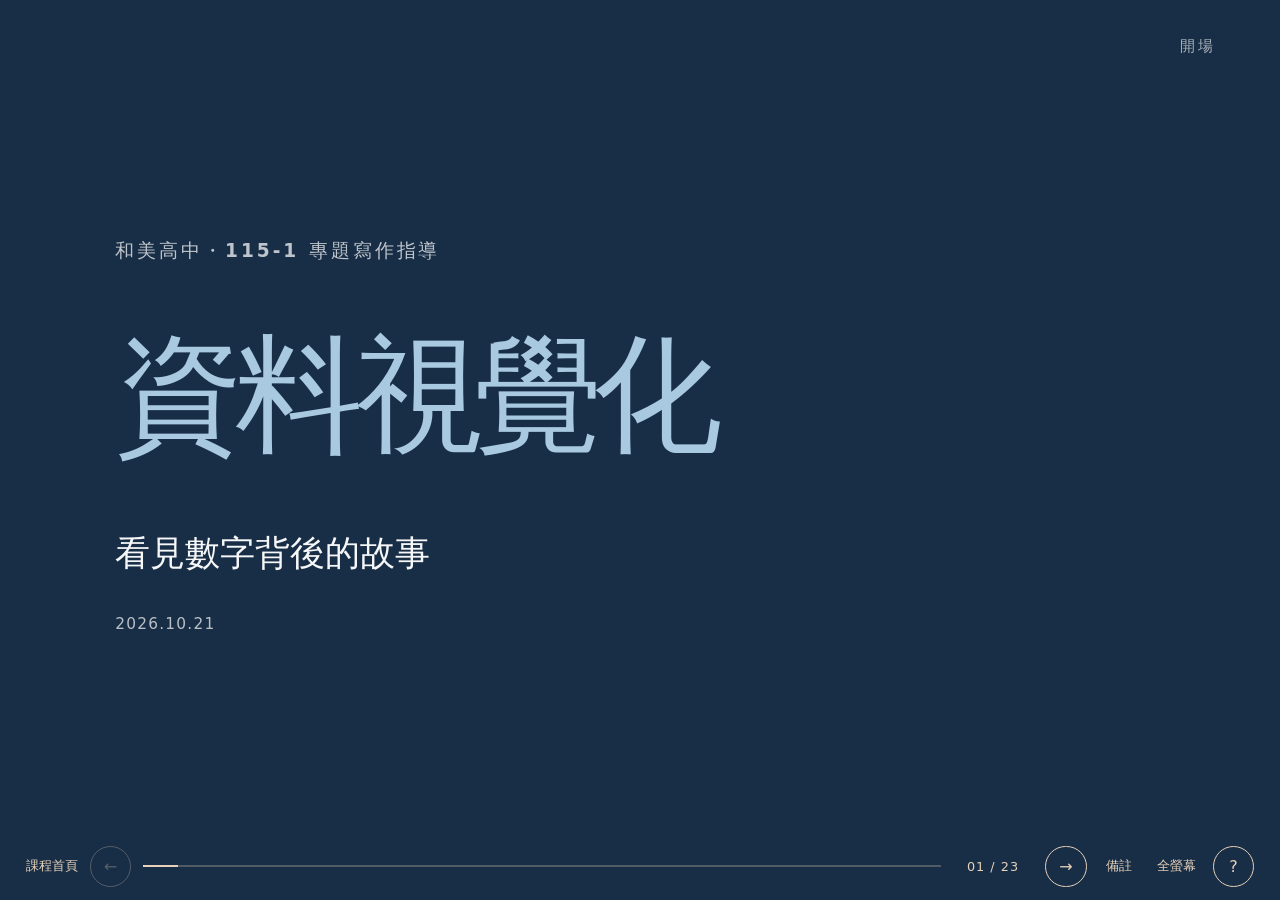
<file: lessons/2026-10-21-資料視覺化/index.html>
<!doctype html>
<html lang="zh-Hant-TW">
  <head>
    <meta charset="utf-8" />
    <meta name="viewport" content="width=device-width, initial-scale=1" />
    <meta name="description" content="和美高中 115-1 專題寫作指導：資料視覺化——從 Kobe 和 KD 的三分球比較談起，典型圖表的用法、選圖前的三個問題與牛刀小試。" />
    <meta name="theme-color" content="#182e46" />
    <title>資料視覺化｜115-1 專題寫作指導</title>
    <link rel="icon" href="../../favicon.svg" type="image/svg+xml" />
    <link rel="stylesheet" href="../../styles.css" />
  </head>
  <body class="presentation">
    <a class="skip-link" href="#deck">跳到投影片</a>
    <main id="deck" class="deck" tabindex="-1" data-title="資料視覺化｜115-1 專題寫作指導">
      <!-- 01 -->
      <section id="slide-1" class="slide title-slide" data-section="開場" data-theme="navy" aria-labelledby="heading-1">
        <p class="eyebrow">和美高中・115-1 專題寫作指導</p><h1 id="heading-1"><span class="accent">資料視覺化</span></h1><p class="body-large">看見數字背後的故事</p><p class="meta">2026.10.21</p>
        <aside class="speaker-notes">本單元沿用 114-2（505）2026-05-07 的投影片，改用本課程的投影片版型。原稿的引起動機：拿 NBA 球員三分線命中數、命中率的 csv 檔給學生看，問他們覺得 Kobe 和 KD 誰比較強，用類似「戰古今」的方法引起一番討論，最後再把圖表呈現出來。</aside>
      </section>

      <!-- 02 -->
      <section id="slide-2" class="slide question-slide" data-section="引起動機" data-theme="paper" aria-labelledby="heading-2">
        <p class="kicker">先問一個問題</p><h2 id="heading-2" class="reading-title"><span class="accent">Kobe Bryant</span> 和 <span class="accent">Kevin Durant</span>，<br />誰是比較強的三分球射手？</h2>
        <aside class="speaker-notes">先讓學生各自表態、說理由，再翻下一張給數字。</aside>
      </section>

      <!-- 03 -->
      <section id="slide-3" class="slide" data-section="引起動機" data-theme="mist" aria-labelledby="heading-3">
        <h2 id="heading-3" class="kicker">生涯三分球出手數</h2>
        <ul class="stat-pair">
          <li><span class="label">Kobe Bryant</span><span class="stat">5,546</span><span class="stat-sub">5 座總冠軍 · 18 次全明星</span></li>
          <li><span class="label">Kevin Durant</span><span class="stat">5,574</span><span class="stat-sub">2 座總冠軍 · 14 次全明星</span></li>
        </ul>
        <p class="body-large">→ 出手數幾乎一樣（差 28 球），這樣比得出來嗎？</p>
      </section>

      <!-- 04 -->
      <section id="slide-4" class="slide" data-section="引起動機" data-theme="paper" aria-labelledby="heading-4">
        <h2 id="heading-4" class="compact-title">那加上「命中率」呢？</h2>
        <div class="chart-split">
          <div class="chart-pair">
            <figure class="chart-box"><canvas id="chart-attempts" role="img" aria-label="長條圖：生涯三分球出手數，Kobe 5,546，KD 5,574"></canvas></figure>
            <figure class="chart-box"><canvas id="chart-pct" role="img" aria-label="長條圖：生涯三分球命中率，Kobe 32.9%，KD 39.1%"></canvas></figure>
          </div>
          <div class="chart-side">
            <ul class="premises compact">
              <li>出手數差不多（5,546 vs 5,574）</li>
              <li>KD 命中率：<strong>39.1%</strong></li>
              <li>Kobe 命中率：<strong>32.9%</strong></li>
              <li>差距：<span class="accent">6.2 個百分點</span></li>
            </ul>
            <p class="quote-block">出手數一樣多，KD 投進的球大約多了 <strong>340 顆</strong>。</p>
          </div>
        </div>
        <aside class="speaker-notes">原版把出手數與命中率畫在同一個 Y 軸上（兩組單位不同），命中率的長條幾乎看不見，這版拆成兩張小圖、數字不變。另外：依本頁數字算，5,574 × 39.1% − 5,546 × 32.9% ≈ 355 顆；「約 340 顆」是用 6.2 個百分點乘上約 5,500 次出手的估算。學生若追問可以順帶討論估算方式。</aside>
      </section>

      <!-- 05 -->
      <section id="slide-5" class="slide" data-section="全景" data-theme="mist" aria-labelledby="heading-5">
        <h2 id="heading-5" class="compact-title">那其他射手呢？</h2>
        <p class="body-large">把生涯三分球出手數前 55 名的球員，全部放在同一張圖上。</p>
        <ul class="contrast three">
          <li><span class="label">X 軸</span>生涯三分球出手數</li>
          <li><span class="label">Y 軸</span>生涯三分球命中率</li>
          <li><span class="label">每個圓點</span>一位球員</li>
        </ul>
        <p class="meta">資料來源：basketball-reference.com（截至 2026-04）</p>
        <aside class="speaker-notes">翻下一頁，看看誰在哪裡。【未實測】數字是 114-2 製作時（2026-04）的資料，這學期沒有重新查證；Curry、Harden、LeBron 等現役球員的數字已經變動，若學生問到最新數字，請說明是半年前的資料。</aside>
      </section>

      <!-- 06 -->
      <section id="slide-6" class="slide chart-slide" data-section="全景" data-theme="paper" aria-labelledby="heading-6">
        <h2 id="heading-6" class="kicker">NBA 史上 55 大三分射手</h2>
        <figure class="chart-box chart-wide"><canvas id="chart-scatter" role="img" aria-label="散布圖：NBA 生涯三分球出手數前 55 名球員的出手數與命中率，標示 Curry、KD、Kobe、Korver、Westbrook"></canvas></figure>
        <p class="meta">滑鼠移到圓點上會顯示球員名字。</p>
        <aside class="speaker-notes">先讓學生自己找 Kobe 和 KD 在哪裡，再翻下一張。</aside>
      </section>

      <!-- 07 -->
      <section id="slide-7" class="slide figure-slide" data-section="全景" data-theme="paper" aria-labelledby="heading-7">
        <figure class="poster-figure">
          <img src="assets/nbau-3pt-headshots.jpg" width="1216" height="1440" alt="散布圖：NBA 生涯三分球出手數前 55 名球員，橫軸為出手數、縱軸為命中率，每個點換成球員頭像；Curry 在最右上、Korver 最高、Westbrook 在最下方" />
        </figure>
        <div class="figure-copy">
          <h2 id="heading-7" class="kicker">同一份資料，換成球員頭像</h2>
          <p class="meta">圖片來源：NBAU，Stats via NBA.com on March 14, 2025</p>
        </div>
        <aside class="speaker-notes">這張圖的資料日期是 2025-03-14，前一張是 2026-04 的資料，Curry、Harden、LeBron 等現役球員位置會略有不同。可以問學生：把圓點換成頭像，哪裡變好讀、哪裡變難讀（左邊擠成一團）？圖片取自 NBAU 粉專，版權屬原作者，僅供課堂引用。</aside>
      </section>

      <!-- 08 -->
      <section id="slide-8" class="slide" data-section="全景" data-theme="mist" aria-labelledby="heading-8">
        <h2 id="heading-8" class="kicker">這張圖告訴我們什麼？</h2>
        <ul class="premises compact">
          <li><strong>Curry</strong> 在最右上角——出手最多、命中率還名列前茅</li>
          <li><strong>Korver</strong> 出手中等但命中率最高（42.9%）：精準型</li>
          <li><strong>Westbrook</strong> 出手很多但命中率只有 30.8%：量大但效率低</li>
          <li><strong>Kobe</strong> 在偏左下：以三分球論，他不在頂尖之列</li>
        </ul>
      </section>

      <!-- 09 -->
      <section id="slide-9" class="slide statement-slide" data-section="全景" data-theme="navy" aria-labelledby="heading-9">
        <h2 id="heading-9" class="display-copy">同一份資料，<br />換一種呈現方式，<br />故事就<span class="accent">完全不同</span>。</h2>
      </section>

      <!-- 10 -->
      <section id="slide-10" class="slide statement-slide" data-section="為什麼要視覺化" data-theme="slate" aria-labelledby="heading-10">
        <h2 id="heading-10" class="display-copy"><span class="kicker">結論</span>人是視覺的動物</h2>
        <p class="body-large">透過資料視覺化，你能更快速、更直觀地理解事情的<span class="accent">全貌</span>。</p>
      </section>

      <!-- 11 -->
      <section id="slide-11" class="slide" data-section="為什麼要視覺化" data-theme="paper" aria-labelledby="heading-11">
        <h2 id="heading-11" class="kicker">同一件事，三種呈現</h2>
        <ul class="contrast three">
          <li><span class="label">單一數字</span>看不到比較</li>
          <li><span class="label">表格</span>看得到比較，但要動腦排序</li>
          <li><span class="label">圖表</span>一眼就知道趨勢、極端值、群聚</li>
        </ul>
      </section>

      <!-- 12 -->
      <section id="slide-12" class="slide" data-section="實際例子" data-theme="mist" aria-labelledby="heading-12">
        <h2 id="heading-12" class="kicker">實際例子｜遠見雜誌</h2>
        <p class="body-large">遠見雜誌的這一期主題：<a href="https://www.gvm.com.tw/topic/2352?srsltid=AfmBOoppz3Oew5Ntjb6kryXlyFvesaYedTq9WP7ibJPk-OorozKe_Mej" target="_blank" rel="noopener noreferrer">遠見雜誌 Topic 2352</a></p>
        <ul class="premises compact">
          <li><strong>折線圖</strong>：讓讀者看到趨勢的方向（往上、往下、轉折）</li>
          <li><strong>長條圖</strong>：讓讀者一眼比較不同類別的大小</li>
          <li>專業媒體之所以讓讀者「看得懂」一個議題，圖表往往比文字更先發揮作用。</li>
        </ul>
        <aside class="speaker-notes">原稿：以這一期主題網站說明折線圖、長條圖的功能，如何讓大眾看到趨勢。上課前請先點開確認專題頁還在、圖表能正常載入。</aside>
      </section>

      <!-- 13 -->
      <section id="slide-13" class="slide section-slide long-title" data-section="典型用法" data-theme="slate" aria-labelledby="heading-13">
        <h2 id="heading-13">典型圖表的<br /><span class="accent">用法</span></h2>
      </section>

      <!-- 14 -->
      <section id="slide-14" class="slide" data-section="典型用法" data-theme="paper" aria-labelledby="heading-14">
        <h2 id="heading-14" class="compact-title">象限圖（散布圖）</h2>
        <p class="kicker accent">區分類別／二維分類</p>
        <ul class="premises compact">
          <li><strong>BCG 矩陣</strong>：市佔率 × 成長率<ul class="sub"><li>明星／金牛／問題／瘦狗</li></ul></li>
          <li><strong>艾森豪矩陣</strong>：重要 × 緊急</li>
          <li>剛剛 NBA 球員散布圖<ul class="sub"><li>出手數 × 命中率</li></ul></li>
        </ul>
      </section>

      <!-- 15 -->
      <section id="slide-15" class="slide" data-section="典型用法" data-theme="mist" aria-labelledby="heading-15">
        <h2 id="heading-15" class="compact-title">折線圖</h2>
        <p class="kicker accent">趨勢變化／時間序列</p>
        <ul class="premises compact two-col">
          <li>台灣出生人口逐年下降（少子化）</li>
          <li>台積電股價 10 年走勢</li>
          <li>每月平均氣溫</li>
          <li>新冠疫情每日確診數</li>
        </ul>
      </section>

      <!-- 16 -->
      <section id="slide-16" class="slide" data-section="典型用法" data-theme="paper" aria-labelledby="heading-16">
        <h2 id="heading-16" class="compact-title">長條圖</h2>
        <p class="kicker accent">比較類別之間的數量</p>
        <ul class="premises compact two-col">
          <li>各縣市人口數</li>
          <li>各國 2025 年 GDP</li>
          <li>班上各科平均分數</li>
          <li>各品牌手機市佔率</li>
        </ul>
      </section>

      <!-- 17 -->
      <section id="slide-17" class="slide" data-section="典型用法" data-theme="mist" aria-labelledby="heading-17">
        <h2 id="heading-17" class="compact-title">圓餅圖</h2>
        <p class="kicker accent">顯示比例／部分對全體</p>
        <ul class="premises compact">
          <li>選舉得票率</li>
          <li>家庭支出結構（食衣住行）</li>
          <li>台灣能源結構（火力／核能／再生）</li>
        </ul>
        <p class="body-large">⚠️ 類別超過 5–6 種就不適合，會看不清楚</p>
      </section>

      <!-- 18 -->
      <section id="slide-18" class="slide" data-section="怎麼選圖" data-theme="paper" aria-labelledby="heading-18">
        <h2 id="heading-18" class="kicker">選圖之前，先問三個問題</h2>
        <ol class="premises">
          <li>我想讓觀眾看到<span class="accent">什麼</span>？比較？趨勢？比例？關係？</li>
          <li>我的資料有<span class="accent">幾個維度</span>？單一指標？兩個變數？時間序列？</li>
          <li>我想引導觀眾得到<span class="accent">什麼結論</span>？</li>
        </ol>
      </section>

      <!-- 19 -->
      <section id="slide-19" class="slide statement-slide" data-section="怎麼選圖" data-theme="navy" aria-labelledby="heading-19">
        <h2 id="heading-19" class="display-copy">圖表是「<span class="accent">論述工具</span>」，<br />不只是裝飾。</h2>
        <p class="body-large">選錯圖，會讓讀者誤解你想說的話。</p>
      </section>

      <!-- 20 -->
      <section id="slide-20" class="slide" data-section="牛刀小試" data-theme="mist" aria-labelledby="heading-20">
        <h2 id="heading-20" class="compact-title">牛刀小試</h2>
        <p class="body-large">在這個 Google Drive 資料夾裡，有一些可以練習的資料：<a href="https://drive.google.com/drive/folders/1EOUc74zH4lsJnovYVebJt8kz8SLLhPR2?ths=true" target="_blank" rel="noopener noreferrer">開啟 Google Drive 資料夾</a></p>
        <ul class="premises compact">
          <li>每組挑一個檔案</li>
          <li><strong>不限方法、不限工具</strong>：Excel、Google 試算表、Canva、ChatGPT… 都可以</li>
          <li>畫出至少一張圖表</li>
          <li>準備上台向同學<strong>解釋</strong>：你選了什麼圖、為什麼選這個、看出了什麼</li>
        </ul>
        <aside class="speaker-notes">原稿：讓同學下載後不限方法畫出圖表，徵求每一個檔案一組展示他們畫出來的資料，並加以解釋。這個資料夾是 114-2 給 505 用的，上課前請確認 502 學生（hmsh 帳號）有權限開啟。</aside>
      </section>

      <!-- 21 -->
      <section id="slide-21" class="slide statement-slide" data-section="牛刀小試" data-theme="slate" aria-labelledby="heading-21">
        <h2 id="heading-21" class="display-copy"><span class="kicker">提示</span>解釋「為什麼選這張圖」，<br />比把圖畫漂亮<span class="accent">更重要</span>。</h2>
      </section>

      <!-- 22 -->
      <section id="slide-22" class="slide" data-section="可用資料來源" data-theme="paper" aria-labelledby="heading-22">
        <h2 id="heading-22" class="kicker">更多資料來源：如果你想自己找題目做專題</h2>
        <ul class="premises compact">
          <li><a href="https://pride.stpi.narl.org.tw/index" target="_blank" rel="noopener noreferrer">PRIDE 政策研究指標資料庫</a>─ 國科會建置，跨國政策、科技、經濟、社會指標</li>
          <li><a href="https://www.stat.gov.tw/Default.aspx" target="_blank" rel="noopener noreferrer">中華民國統計資訊網</a>─ 行政院主計總處，人口、物價、GDP、勞動等官方統計</li>
        </ul>
        <p class="reading-links">延伸閱讀（給有興趣的同學）：<a href="https://ourworldindata.org/" target="_blank" rel="noopener noreferrer">Our World in Data</a>（英文，全球議題視覺化）、<a href="https://www.gov.tw/Page/da4c1320-d0f1-4f54-849f-5e5a93d53e5d" target="_blank" rel="noopener noreferrer">政府資料開放平台</a></p>
      </section>

      <!-- 23 -->
      <section id="slide-23" class="slide title-slide" data-section="本週任務" data-theme="navy" aria-labelledby="heading-23">
        <h2 id="heading-23" class="display-copy">看見數字背後<br /><span class="accent">真正想說的故事</span></h2>
        <p class="kicker">本週任務</p>
        <p class="body-large">在你既有的主題裡，找到一份量化的資料，把它變成圖表放進報告裡。</p>
      </section>
    </main>
    <nav class="chrome" aria-label="投影片控制列">
      <a class="course-link" href="../../index.html" aria-label="返回課程首頁">課程首頁</a>
      <button id="prev" type="button" aria-label="上一張投影片">←</button>
      <div class="progress-shell" aria-hidden="true"><span id="progress"></span></div>
      <button id="counter" type="button" aria-live="polite" aria-atomic="true" aria-label="跳到指定頁">01 / 23</button>
      <button id="next" type="button" aria-label="下一張投影片">→</button>
      <button id="notes" type="button" aria-label="開啟講者備註" aria-controls="notes-panel" aria-expanded="false">備註</button>
      <button id="fullscreen" type="button" aria-label="進入全螢幕">全螢幕</button>
      <button id="help" type="button" aria-label="顯示操作說明">?</button>
    </nav>
    <aside id="notes-panel" class="notes-panel" aria-label="講者備註" aria-hidden="true" inert>
      <div><strong>講者備註</strong><button id="close-notes" type="button" aria-label="關閉講者備註">×</button></div>
      <p id="notes-copy"></p>
    </aside>
    <dialog id="help-dialog" aria-labelledby="help-title">
      <form method="dialog">
        <button class="dialog-close" aria-label="關閉操作說明">×</button>
        <h2 id="help-title">操作方式</h2>
        <dl>
          <dt>← / →、PageUp / PageDown</dt><dd>上一張／下一張</dd>
          <dt>Space / Enter</dt><dd>下一張</dd>
          <dt>Home / End</dt><dd>第一張／最後一張</dd>
          <dt>F</dt><dd>進入或離開全螢幕</dd>
          <dt>數字＋Enter</dt><dd>跳到該頁</dd>
          <dt>G／點頁碼</dt><dd>開啟目錄，挑一張跳過去</dd>
          <dt>N</dt><dd>開啟或關閉講者備註</dd>
          <dt>Esc</dt><dd>關閉備註或操作說明</dd>
          <dt>觸控操作</dt><dd>左右滑動換頁</dd>
        </dl>
        <p>講者備註會顯示在目前畫面上。</p>
      </form>
    </dialog>
    <noscript>啟用 JavaScript 後可使用換頁功能；目前以連續頁面閱讀。</noscript>
    <script src="../../app.js"></script>
    <script src="assets/chart.umd.min.js"></script>
    <script src="assets/charts.js"></script>
  </body>
</html>
</file>
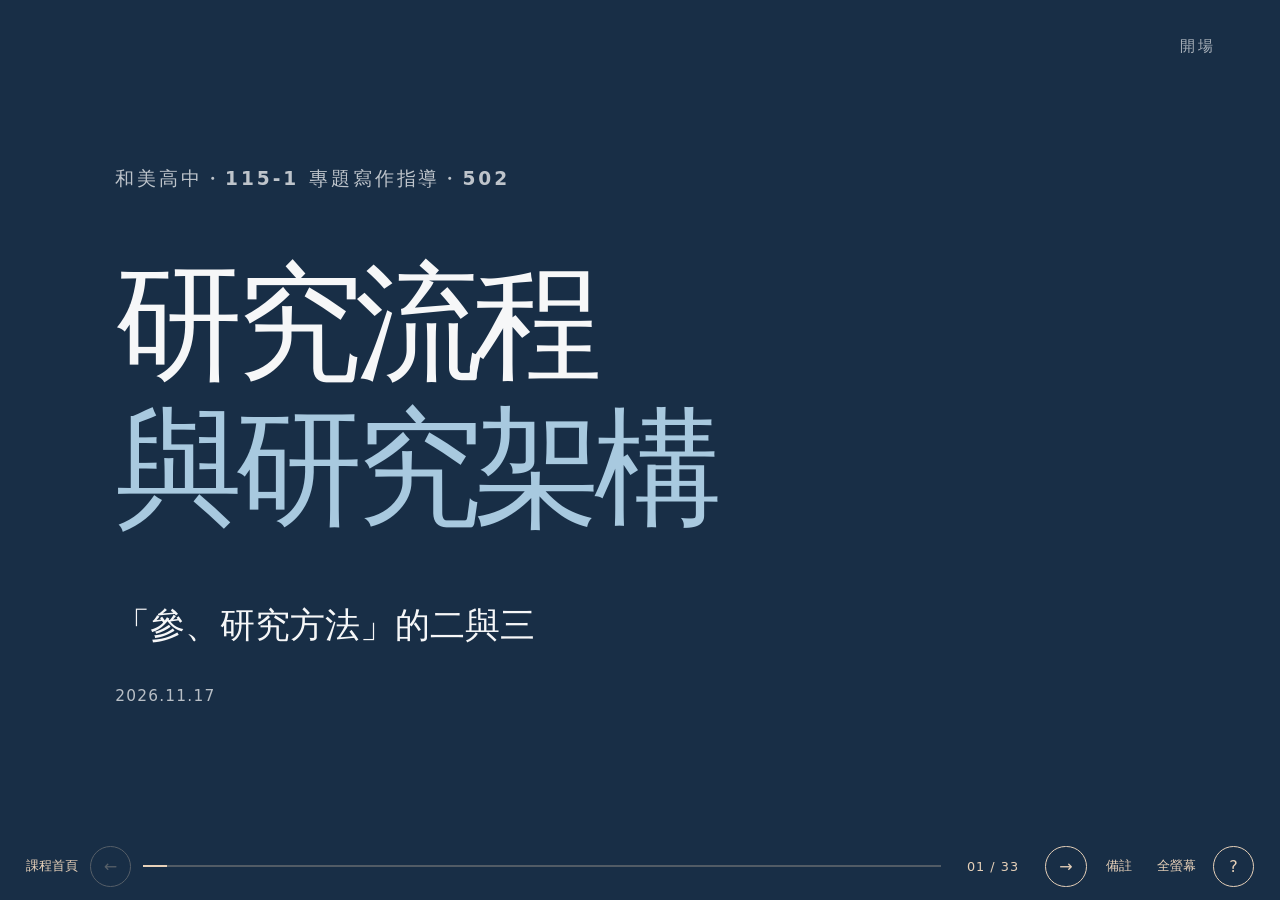
<file: lessons/2026-11-17-研究流程與研究架構/index.html>
<!doctype html>
<html lang="zh-Hant-TW">
  <head>
    <meta charset="utf-8" />
    <meta name="viewport" content="width=device-width, initial-scale=1" />
    <meta name="description" content="和美高中 115-1 專題寫作指導：研究流程與研究架構——用特優小論文的真實段落，看「參、研究方法」裡的流程圖與架構圖怎麼畫、畫來做什麼。" />
    <meta name="theme-color" content="#182e46" />
    <title>研究流程與研究架構｜115-1 專題寫作指導</title>
    <link rel="icon" href="../../favicon.svg" type="image/svg+xml" />
    <link rel="stylesheet" href="../../styles.css" />
  </head>
  <body class="presentation">
    <a class="skip-link" href="#deck">跳到投影片</a>
    <main id="deck" class="deck" tabindex="-1" data-title="研究流程與研究架構｜115-1 專題寫作指導">
      <!-- 01 -->
      <section id="slide-1" class="slide title-slide" data-section="開場" data-theme="navy" aria-labelledby="heading-1">
        <p class="eyebrow">和美高中・115-1 專題寫作指導・502</p><h1 id="heading-1">研究流程<br /><span class="accent">與研究架構</span></h1><p class="body-large">「參、研究方法」的二與三</p><p class="meta">2026.11.17</p>
        <aside class="speaker-notes">本單元的範例截圖都取自真實作品：曉明女中提供的「聰明藥」寫作範例與註解，以及中學生網站 1150313 梯次特優作品四篇。全文 PDF 放在 502 課程 Drive 的「11/17 研究流程與架構範例」資料夾，已分享給 Classroom 學生群組，學生要用學校帳號登入才打得開。</aside>
      </section>

      <!-- 02 -->
      <section id="slide-2" class="slide question-slide" data-section="引起動機" data-theme="paper" aria-labelledby="heading-2">
        <p class="kicker">引起動機 1</p><h2 id="heading-2" class="reading-title">你是否每次開始寫小論文，就打開資料庫找文獻，進入<span class="accent">精神時光屋</span>，不知今夕是何夕？</h2>
      </section>

      <!-- 03 -->
      <section id="slide-3" class="slide question-slide" data-section="引起動機" data-theme="mist" aria-labelledby="heading-3">
        <p class="kicker">引起動機 2</p><h2 id="heading-3" class="reading-title">老師問你「你大概在寫什麼」的時候，<br />張開嘴巴<span class="accent">卻沒有聲音</span>？</h2>
      </section>

      <!-- 04 -->
      <section id="slide-4" class="slide question-slide" data-section="引起動機" data-theme="paper" aria-labelledby="heading-4">
        <p class="kicker">引起動機 3</p><h2 id="heading-4" class="reading-title">打開 google 表單，<br />卻不知道<span class="accent">要問誰</span>，<span class="accent">問什麼問題</span>？</h2>
      </section>

      <!-- 05 -->
      <section id="slide-5" class="slide statement-slide" data-section="引起動機" data-theme="navy" aria-labelledby="heading-5">
        <h2 id="heading-5" class="display-copy">你需要<br /><span class="accent">「視覺化的思考」</span></h2>
      </section>

      <!-- 06 -->
      <section id="slide-6" class="slide section-slide" data-section="原理解說" data-theme="slate" aria-labelledby="heading-6">
        <p class="kicker">Part 1</p><h2 id="heading-6">原理解說</h2>
      </section>

      <!-- 07 -->
      <section id="slide-7" class="slide question-slide" data-section="原理解說" data-theme="paper" aria-labelledby="heading-7">
        <h2 id="heading-7">有畫過心智圖嗎？<br /><span class="accent">有用嗎？</span></h2>
      </section>

      <!-- 08 -->
      <section id="slide-8" class="slide statement-slide" data-section="原理解說" data-theme="mist" aria-labelledby="heading-8">
        <h2 id="heading-8" class="reading-title">應該要有用，因為多數人是<span class="accent">視覺的動物</span>。</h2>
        <p class="body-large">為什麼算數學要寫下來？</p>
        <p class="body-large"><strong class="accent">透過視覺輔助思考與記憶！</strong></p>
      </section>

      <!-- 09 -->
      <section id="slide-9" class="slide" data-section="原理解說" data-theme="paper" aria-labelledby="heading-9">
        <h2 id="heading-9" class="compact-title">「參、研究方法」裡面</h2>
        <p class="body-large">除了「一、研究方法」以外，還有</p>
        <ol class="agenda">
          <li>研究方法</li>
          <li><span class="accent">研究流程</span></li>
          <li><span class="accent">研究架構</span></li>
        </ol>
      </section>

      <!-- 10 -->
      <section id="slide-10" class="slide statement-slide" data-section="原理解說" data-theme="navy" aria-labelledby="heading-10">
        <h2 id="heading-10" class="display-copy"><span class="accent">不一定</span>要全部都有</h2>
        <p class="body-large">接下來看兩個例子：一個三樣都有，一個只放最基本的。</p>
      </section>

      <!-- 11 -->
      <section id="slide-11" class="slide shot-slide" data-section="原理解說｜都有" data-theme="paper" aria-labelledby="heading-11">
        <h2 id="heading-11" class="kicker">以曉明女中「聰明藥」的範例為例：都有（1/3）</h2>
        <figure class="shot">
          <img src="assets/xiaoming-method.png" alt="曉明女中「聰明藥」之藥理學探究，參、研究方法：一、研究方法，列出文獻分析法與調查法；右側評審註解寫著研究方法須說明研究概念／架構，包含研究方法、研究流程及研究架構三部分。" width="1654" height="470" />
          <figcaption>右邊粉紅框是曉明女中老師的註解。全文：<a href="https://drive.google.com/file/d/1SLRJCyFeHRYb9e8ZOSAhpMTRUufrwVXu/view" target="_blank" rel="noopener noreferrer">「聰明藥」之藥理學探究（寫作範例與註解）</a></figcaption>
        </figure>
        <aside class="speaker-notes">註解 21 原文：「研究方法須說明研究概念／架構，包含研究方法、研究流程及研究架構三部分。」這是曉明女中自己的寫作要求；全國評審要點寫的是「是否說明研究概念／架構」與「研究方法、研究流程是否合宜」（見第 18 張），沒有硬性規定三項都要有。</aside>
      </section>

      <!-- 12 -->
      <section id="slide-12" class="slide shot-slide" data-section="原理解說｜都有" data-theme="paper" aria-labelledby="heading-12">
        <h2 id="heading-12" class="kicker">以曉明女中「聰明藥」的範例為例：都有（2/3）研究流程</h2>
        <figure class="shot">
          <img src="assets/xiaoming-flow.png" alt="曉明女中範例的研究流程圖：文獻探討、藥物機制分析、用藥認知調查、結論與建議四個階段，每階段下列出要做的事。" width="1654" height="500" />
          <figcaption>全文：<a href="https://drive.google.com/file/d/1SLRJCyFeHRYb9e8ZOSAhpMTRUufrwVXu/view" target="_blank" rel="noopener noreferrer">「聰明藥」之藥理學探究（寫作範例與註解）</a></figcaption>
        </figure>
      </section>

      <!-- 13 -->
      <section id="slide-13" class="slide shot-slide" data-section="原理解說｜都有" data-theme="paper" aria-labelledby="heading-13">
        <h2 id="heading-13" class="kicker">以曉明女中「聰明藥」的範例為例：都有（3/3）研究架構</h2>
        <figure class="shot">
          <img src="assets/xiaoming-framework.png" alt="曉明女中範例的研究架構圖：聰明藥分出文獻探討、藥物學理機制、國內外聰明藥調查比較三支，各自再分出細項，最後匯流到結論與建議。" width="1654" height="555" />
          <figcaption>全文：<a href="https://drive.google.com/file/d/1SLRJCyFeHRYb9e8ZOSAhpMTRUufrwVXu/view" target="_blank" rel="noopener noreferrer">「聰明藥」之藥理學探究（寫作範例與註解）</a></figcaption>
        </figure>
      </section>

      <!-- 14 -->
      <section id="slide-14" class="slide shot-slide" data-section="原理解說｜最基本" data-theme="mist" aria-labelledby="heading-14">
        <h2 id="heading-14" class="kicker">以《笑容背後的選擇－高中生眼中的隱適美與傳統牙套》為例：只放最基本的</h2>
        <figure class="shot">
          <img src="assets/smile-flow.png" alt="振聲高中《笑容背後的選擇》參、研究方法：一、研究方法列出文獻探討法與問卷調查法；二、研究流程圖為六個方塊：確定主題、蒐集資料、文獻探討、問卷調查、資料統整、結論與建議。" width="1400" height="925" />
          <figcaption>振聲高中，特優。全文：<a href="https://drive.google.com/file/d/1MLz3TpI8mkmBksrT4R82ciFx8CkcB3XI/view" target="_blank" rel="noopener noreferrer">笑容背後的選擇</a></figcaption>
        </figure>
        <aside class="speaker-notes">這篇只有研究方法與研究流程圖，沒有研究架構，一樣拿特優。可以順便問：方法裡寫了「SWOT、4P 分析」，流程圖裡看得到嗎？（看不到，流程只寫到「文獻探討」。）</aside>
      </section>

      <!-- 15 -->
      <section id="slide-15" class="slide" data-section="原理解說｜流程與架構" data-theme="paper" aria-labelledby="heading-15">
        <p><span class="sample-tag">補充</span></p>
        <h2 id="heading-15" class="compact-title">流程與架構，差在哪？</h2>
        <ul class="contrast">
          <li><span class="label">研究流程｜時間順序</span>回答「<span class="accent">先做什麼、再做什麼</span>」。箭頭代表：這一步做完，才能做下一步。</li>
          <li><span class="label">研究架構｜邏輯關係</span>回答「這個研究<span class="accent">由哪些部分組成、彼此怎麼連起來</span>」。線條代表：屬於、或是影響。</li>
        </ul>
        <p class="body-large">流程像<strong>行程表</strong>，架構像<strong>地圖</strong>。</p>
        <aside class="speaker-notes">原稿請 Claude 補充的段落。口頭可以這樣分：研究流程是「做事的順序」，所以通常是一條線、由左到右或由上到下，從確定主題一路走到結論；研究架構是「研究的內容結構」，所以通常是樹狀或心智圖，從中心題目往外拆出子題，或畫出「什麼因素影響什麼結果」。檢查方法：把流程圖的箭頭全部拿掉，如果順序就看不懂了，它是流程；把架構圖的方塊換個位置排，如果意思不變，它是架構。</aside>
      </section>

      <!-- 16 -->
      <section id="slide-16" class="slide shot-slide" data-section="原理解說｜流程與架構" data-theme="mist" aria-labelledby="heading-16">
        <h2 id="heading-16" class="kicker"><span class="sample-tag">補充</span> 同一篇作品，兩張圖：《古典密碼到現代加密》</h2>
        <div class="shot-pair">
          <figure class="shot"><img src="assets/crypto-flow.png" alt="永平高中《古典密碼到現代加密》圖四研究流程：第一階段資料蒐集與文獻整理、第二階段簡易程式實作、第三階段實驗觀察、第四階段結論，以紅色箭頭依序連接。" width="1420" height="1230" /><figcaption>研究流程：四個階段，有先後</figcaption></figure>
          <figure class="shot"><img src="assets/crypto-framework.png" alt="同一篇的圖五研究架構：密碼學探究分出古典密碼加解密原理、現代密碼加解密原理、現今應用、Python 程式實作、結論五支，前兩支再分出凱薩密碼、維吉尼亞密碼、對稱式與非對稱式加密。" width="1420" height="1270" /><figcaption>研究架構：五個部分，沒有先後</figcaption></figure>
        </div>
        <aside class="speaker-notes">同一篇作品同時有流程與架構，最適合拿來對照。流程講「第一階段到第四階段」；架構講「密碼學探究」底下有哪幾塊內容。全文連結在第 23 張與最後一張。</aside>
      </section>

      <!-- 17 -->
      <section id="slide-17" class="slide" data-section="原理解說｜流程與架構" data-theme="paper" aria-labelledby="heading-17">
        <p><span class="sample-tag">補充</span></p>
        <h2 id="heading-17" class="compact-title">研究架構的兩種常見畫法</h2>
        <ul class="contrast">
          <li><span class="label">主題拆解型</span>把大題目拆成幾個子題，再往下拆。文獻分析、文本分析、實作類常用。<span class="source-note">例：聰明藥、密碼學、《Pleasure》</span></li>
          <li><span class="label">變項關係型</span>畫出「哪些因素 → 影響什麼結果」。問卷、實驗類常用。<span class="source-note">例：年級、每天滑手機時間 → 睡眠品質</span></li>
        </ul>
        <aside class="speaker-notes">今天的範例都是主題拆解型。做問卷的組別，架構可以考慮畫成變項關係型：左邊是背景變項（性別、年級……）與自變項，右邊是你想測的結果，中間的箭頭就是你要驗證的假設。這樣也會直接逼出「問卷要問哪些題目」——回應引起動機第 3 點「不知道要問誰、問什麼」。右欄的例子是老師自擬的示意，不是真實作品。</aside>
      </section>

      <!-- 18 -->
      <section id="slide-18" class="slide shot-slide" data-section="原理解說｜評分向度" data-theme="mist" aria-labelledby="heading-18">
        <h2 id="heading-18" class="kicker">小論文評分標準裡面的評分向度</h2>
        <figure class="shot">
          <img src="assets/rubric-method.png" alt="小論文評審要點：（三）研究方法：1、是否說明研究概念／架構；2、研究方法、研究流程是否合宜等。這兩條以藍色標示。" width="1206" height="444" />
          <figcaption>來源：<a href="https://www.shs.edu.tw/Customer/Information/EssayIndex" target="_blank" rel="noopener noreferrer">中學生網站・小論文評分向度</a></figcaption>
        </figure>
      </section>

      <!-- 19 -->
      <section id="slide-19" class="slide section-slide" data-section="示範（範例）" data-theme="slate" aria-labelledby="heading-19">
        <p class="kicker">Part 2</p><h2 id="heading-19">示範（範例）</h2>
        <p class="body-large">三種層次</p>
      </section>

      <!-- 20 -->
      <section id="slide-20" class="slide shot-slide" data-section="示範｜一、純交差了事" data-theme="paper" aria-labelledby="heading-20">
        <h2 id="heading-20" class="kicker">一、純交差了事</h2>
        <p class="body-large">像《壽司郎及藏壽司之經營策略與顧客滿意度分析》，<span class="accent">完全公版</span>的研究流程，你如果做問卷調查法，完全可以套用。</p>
        <figure class="shot shot-short">
          <img src="assets/sushi-flow.png" alt="士林高商《壽司雙雄傳》參、研究方法：列出文獻探討法、問卷調查法、實地訪談法；研究流程圖為七個箭頭：蒐集資料及擬定主題、確定研究主題、確定研究目的及方法、編輯問卷、問卷發放、資料處理及分析、提出研究結論與建議。" width="1400" height="880" />
          <figcaption>士林高商，特優。全文：<a href="https://drive.google.com/file/d/1SZydOqQYoL3Rn-oMRdcbmnb58LIXxoBJ/view" target="_blank" rel="noopener noreferrer">壽司雙雄傳</a></figcaption>
        </figure>
      </section>

      <!-- 21 -->
      <section id="slide-21" class="slide statement-slide" data-section="示範｜一、純交差了事" data-theme="navy" aria-labelledby="heading-21">
        <h2 id="heading-21" class="display-copy">不掉分，<br />但是<span class="accent">對你自己沒什麼幫助</span></h2>
      </section>

      <!-- 22 -->
      <section id="slide-22" class="slide question-slide" data-section="示範｜一、純交差了事" data-theme="mist" aria-labelledby="heading-22">
        <p><span class="sample-tag">補充</span></p>
        <h2 id="heading-22" class="reading-title">找找看：上一頁的研究方法寫了<span class="accent">三種</span>方法，<br />研究流程圖裡看得到<span class="accent">幾種</span>？</h2>
        <aside class="speaker-notes">答案：研究方法寫了文獻探討法、問卷調查法、實地訪談法三種；流程圖只看得到問卷（編輯問卷、問卷發放），「實地訪談」完全沒出現；另外「蒐集資料及擬定主題」和「確定研究主題」也有點重複。這就是公版流程的問題——它不是從自己的研究長出來的，所以會跟自己的方法對不起來。正好接到後面「關鍵 2：哪些是多的？少了什麼？」</aside>
      </section>

      <!-- 23 -->
      <section id="slide-23" class="slide shot-slide" data-section="示範｜二、讓別人知道你在幹嘛" data-theme="paper" aria-labelledby="heading-23">
        <div class="shot-split">
          <div class="shot-copy">
            <h2 id="heading-23" class="kicker">二、讓別人知道你在幹嘛</h2>
            <p class="body-large">以《古典密碼到現代加密——資訊安全的演進與實作》為例，研究流程把要做的事情寫出來，<span class="accent">有了血肉</span>，別人可以看研究流程的時候，知道這個作者大概要做什麼，是否合理。</p>
            <p class="source-note">永平高中，特優。全文：<a href="https://drive.google.com/file/d/1T4eK6lO7iwuMY_x2cyABuM18ZAnEqG_4/view" target="_blank" rel="noopener noreferrer">古典密碼到現代加密</a></p>
          </div>
          <figure class="shot shot-tall"><img src="assets/crypto-flow.png" alt="永平高中《古典密碼到現代加密》圖四研究流程：四個階段各列兩項具體工作，例如第二階段嘗試以 Python 實作簡易古典密碼加密。" width="1420" height="1230" /></figure>
        </div>
        <aside class="speaker-notes">跟壽司那張比：壽司的每一格換成任何問卷題目都成立；這張每個階段底下都寫了「這一篇」才會做的事（Python 實作凱薩、維吉尼亞密碼，測試能否順利加密）。讀者看完就能判斷：這個人要做的事，跟題目合不合？做得完嗎？</aside>
      </section>

      <!-- 24 -->
      <section id="slide-24" class="slide" data-section="示範｜三、幫自己知道自己在幹嘛" data-theme="mist" aria-labelledby="heading-24">
        <h2 id="heading-24" class="kicker">三、幫自己知道自己在幹嘛</h2>
        <p class="body-large">以《從蔡依林專輯《Pleasure》探討女性慾望之反動》為例，這個題目在文獻探討的時候，會發現</p>
        <p class="quote-block">「很多有相關，但是沒有直接相關」</p>
      </section>

      <!-- 25 -->
      <section id="slide-25" class="slide question-slide" data-section="示範｜三、幫自己知道自己在幹嘛" data-theme="paper" aria-labelledby="heading-25">
        <p class="body-large">有點像是在玩積木，你身邊有超多零件，也都裝得上去。</p>
        <h2 id="heading-25" class="reading-title">但是你要<span class="accent">挑哪些零件</span>？<br />裝起來合理，又像你本來要做的東西？</h2>
      </section>

      <!-- 26 -->
      <section id="slide-26" class="slide shot-slide" data-section="示範｜三、幫自己知道自己在幹嘛" data-theme="paper" aria-labelledby="heading-26">
        <h2 id="heading-26" class="kicker">做到一半的時候，就很適合用「研究架構」或「研究流程」來爬梳一下</h2>
        <figure class="shot shot-short">
          <img src="assets/pleasure-framework.png" alt="大同高中《從蔡依林專輯《Pleasure》探討女性慾望之反動》研究方法為文本分析法；研究架構圖以題目為中心，左側分出研究目的三點、文獻探討（布蘭詩歌、神曲、七宗罪；專輯創作理念）、研究方法（文本分析法），右側分出研究分析與研究結論與建議。" width="1400" height="930" />
          <figcaption>大同高中，特優。全文：<a href="https://drive.google.com/file/d/1uHFXlfEmXIFwJ3fHwGLO9GEKoBmb-lSf/view" target="_blank" rel="noopener noreferrer">從蔡依林專輯《Pleasure》探討女性慾望之反動</a></figcaption>
        </figure>
        <aside class="speaker-notes">可以帶學生看：跟慾望、父權、流行音樂相關的文獻一定非常多，但架構圖的「文獻探討」只留了兩塊——布蘭詩歌、神曲、七宗罪，以及專輯創作理念，因為專輯本身就是以七宗罪為主題。這就是「挑零件」。也可以追問：左邊研究目的有三條，右邊的研究分析和結論，是不是每一條都有接到？（第三條「當代性別文化與女性身體自主權討論中的意義」大致對應結論的「對當代女性之啟發」，可以讓學生自己判斷接得夠不夠緊。）</aside>
      </section>

      <!-- 27 -->
      <section id="slide-27" class="slide section-slide" data-section="關鍵" data-theme="slate" aria-labelledby="heading-27">
        <p class="kicker">Part 3</p><h2 id="heading-27">關鍵</h2>
      </section>

      <!-- 28 -->
      <section id="slide-28" class="slide statement-slide" data-section="關鍵" data-theme="paper" aria-labelledby="heading-28">
        <p class="kicker">關鍵 1</p>
        <h2 id="heading-28" class="reading-title">把你<span class="accent">已經有的</span>填上去</h2>
        <p class="body-large">（所以你需要精準的抓住每一段內容的主旨）</p>
      </section>

      <!-- 29 -->
      <section id="slide-29" class="slide question-slide" data-section="關鍵" data-theme="mist" aria-labelledby="heading-29">
        <p class="kicker">關鍵 2</p>
        <p class="body-large">仔細看看，想想</p>
        <h2 id="heading-29" class="reading-title">「哪些是<span class="accent">多的</span>？」<br />「<span class="accent">少了</span>什麼？」<br />「應該<span class="accent">怎麼接</span>？」</h2>
      </section>

      <!-- 30 -->
      <section id="slide-30" class="slide question-slide" data-section="關鍵" data-theme="paper" aria-labelledby="heading-30">
        <p class="kicker">關鍵 3</p>
        <p class="body-large">包含研究方法：</p>
        <h2 id="heading-30" class="reading-title">為什麼要是<span class="accent">問卷</span>？為什麼要是<span class="accent">訪談</span>？<br />實驗？觀察？</h2>
        <aside class="speaker-notes">可以回頭對照第 11 張曉明的範例：文獻分析法寫了「透過什麼資料、查什麼、整理成什麼」，調查法寫了「用 Google 表單、調查什麼、回收幾份、對象是誰」——每一種方法都交代了它要回答哪一塊問題。</aside>
      </section>

      <!-- 31 -->
      <section id="slide-31" class="slide shot-slide" data-section="關鍵" data-theme="mist" aria-labelledby="heading-31">
        <h2 id="heading-31" class="kicker"><span class="sample-tag">補充</span> 方法、流程、架構，三處要對得起來</h2>
        <ul class="contrast">
          <li><span class="label">名詞要一致</span>曉明的註解：「建議流程圖與架構圖中對名詞的使用應一致，如流程圖寫藥物機制分析，架構圖寫藥物學理機制。其他亦同。」</li>
          <li><span class="label">方法要出現</span>研究方法寫了幾種，流程或架構裡就要找得到幾種。壽司那篇的「實地訪談」，就在流程圖裡消失了。</li>
        </ul>
        <aside class="speaker-notes">註解 22 原文見第 12 張截圖右下角的粉紅框。這一頁是檢查清單，下週聽報告時可以直接拿來問：「你方法寫了訪談，流程裡訪談在哪一步？」「你流程叫 A，架構怎麼叫 B？」</aside>
      </section>

      <!-- 32 -->
      <section id="slide-32" class="slide" data-section="任務" data-theme="navy" aria-labelledby="heading-32">
        <h2 id="heading-32" class="compact-title"><span class="accent">任務</span></h2>
        <ol class="premises compact">
          <li>把小組的「研究流程」或「研究架構」畫出來</li>
          <li>不要用「完全公版」</li>
          <li>下週每一組要完成並且報告給老師聽（4 min），老師將從研究流程或研究架構裡面找問題出來問</li>
          <li>下週二先報告的組別有<span class="accent">「早鳥優惠」</span></li>
        </ol>
      </section>

      <!-- 33 -->
      <section id="slide-33" class="slide" data-section="範例全文" data-theme="paper" aria-labelledby="heading-33">
        <h2 id="heading-33" class="compact-title">今天的範例，全文在這裡</h2>
        <ol class="premises checklist">
          <li><a href="https://drive.google.com/file/d/1SLRJCyFeHRYb9e8ZOSAhpMTRUufrwVXu/view" target="_blank" rel="noopener noreferrer">曉明女中〈「聰明藥」之藥理學探究〉寫作範例與註解</a>｜方法＋流程＋架構都有</li>
          <li><a href="https://drive.google.com/file/d/1MLz3TpI8mkmBksrT4R82ciFx8CkcB3XI/view" target="_blank" rel="noopener noreferrer">振聲高中〈笑容背後的選擇－高中生眼中的隱適美與傳統牙套〉</a>｜只放最基本的</li>
          <li><a href="https://drive.google.com/file/d/1SZydOqQYoL3Rn-oMRdcbmnb58LIXxoBJ/view" target="_blank" rel="noopener noreferrer">士林高商〈壽司雙雄傳－壽司郎及藏壽司之經營策略與顧客滿意度分析〉</a>｜公版流程</li>
          <li><a href="https://drive.google.com/file/d/1T4eK6lO7iwuMY_x2cyABuM18ZAnEqG_4/view" target="_blank" rel="noopener noreferrer">永平高中〈古典密碼到現代加密——資訊安全的演進與實作〉</a>｜流程有血肉</li>
          <li><a href="https://drive.google.com/file/d/1uHFXlfEmXIFwJ3fHwGLO9GEKoBmb-lSf/view" target="_blank" rel="noopener noreferrer">大同高中〈從蔡依林專輯《Pleasure》探討女性慾望之反動〉</a>｜用架構挑零件</li>
        </ol>
        <p class="reading-links">請用<strong>學校帳號</strong>登入 Google 開啟。整個資料夾：<a href="https://drive.google.com/drive/folders/1S23OFA4-yW8yqlBJSsF-8Un9aUQItHjj" target="_blank" rel="noopener noreferrer">11/17 研究流程與架構範例</a></p>
        <aside class="speaker-notes">Drive 資料夾在 502 課程資料夾底下，只分享給 Classroom「115-1 502專題寫作指導」學生群組（檢視者）；學生若用個人 Gmail 會打不開。四篇特優作品原本就公開在中學生網站 1150313 梯次；曉明女中的寫作範例是校際提供的教學資料，僅在本班群組內分享。</aside>
      </section>
    </main>
    <nav class="chrome" aria-label="投影片控制列">
      <a class="course-link" href="../../index.html" aria-label="返回課程首頁">課程首頁</a>
      <button id="prev" type="button" aria-label="上一張投影片">←</button>
      <div class="progress-shell" aria-hidden="true"><span id="progress"></span></div>
      <button id="counter" type="button" aria-live="polite" aria-atomic="true" aria-label="跳到指定頁">01 / 33</button>
      <button id="next" type="button" aria-label="下一張投影片">→</button>
      <button id="notes" type="button" aria-label="開啟講者備註" aria-controls="notes-panel" aria-expanded="false">備註</button>
      <button id="fullscreen" type="button" aria-label="進入全螢幕">全螢幕</button>
      <button id="help" type="button" aria-label="顯示操作說明">?</button>
    </nav>
    <aside id="notes-panel" class="notes-panel" aria-label="講者備註" aria-hidden="true" inert>
      <div><strong>講者備註</strong><button id="close-notes" type="button" aria-label="關閉講者備註">×</button></div>
      <p id="notes-copy"></p>
    </aside>
    <dialog id="help-dialog" aria-labelledby="help-title">
      <form method="dialog">
        <button class="dialog-close" aria-label="關閉操作說明">×</button>
        <h2 id="help-title">操作方式</h2>
        <dl>
          <dt>← / →、PageUp / PageDown</dt><dd>上一張／下一張</dd>
          <dt>Space / Enter</dt><dd>下一張</dd>
          <dt>Home / End</dt><dd>第一張／最後一張</dd>
          <dt>F</dt><dd>進入或離開全螢幕</dd>
          <dt>數字＋Enter</dt><dd>跳到該頁</dd>
          <dt>G／點頁碼</dt><dd>開啟目錄，挑一張跳過去</dd>
          <dt>N</dt><dd>開啟或關閉講者備註</dd>
          <dt>Esc</dt><dd>關閉備註或操作說明</dd>
          <dt>觸控操作</dt><dd>左右滑動換頁</dd>
        </dl>
        <p>講者備註會顯示在目前畫面上。</p>
      </form>
    </dialog>
    <noscript>啟用 JavaScript 後可使用換頁功能；目前以連續頁面閱讀。</noscript>
    <script src="../../app.js"></script>
  </body>
</html>
</file>
<file: styles.css>
/* 延續 sustainable-food-class 的 slide 結構、字級對比與轉場節奏。 */
:root {
  color-scheme: light;
  --paper: #f6f7f8;
  --mist: #dbe7ef;
  --navy: #182e46;
  --navy-deep: #102034;
  --slate: #355574;
  --blue: #a8c9df;
  --ink: #1c3046;
  --muted: #526578;
  --shadow: 0 22px 65px rgb(16 32 52 / .18);
  --ease: cubic-bezier(.22, 1, .36, 1);
  font-family: "PingFang TC", "Heiti TC", "Microsoft JhengHei", system-ui, sans-serif;
  font-synthesis: none;
  text-rendering: optimizeLegibility;
}
* { box-sizing: border-box; }
html, body { min-height: 100%; }
html { background: var(--navy-deep); }
body { margin: 0; color: var(--ink); }
button, a { font: inherit; }
a { color: inherit; text-underline-offset: .2em; }
button { cursor: pointer; }
:focus-visible { outline: 3px solid currentColor; outline-offset: 5px; }
h1, h2, h3, p, ol, ul { margin: 0; }
.skip-link { position: fixed; z-index: 100; top: .75rem; left: .75rem; padding: .6rem .9rem; background: white; color: var(--ink); transform: translateY(-160%); }
.skip-link:focus { transform: translateY(0); }
/* 無 JavaScript 時仍可依序閱讀；初始化完成才啟用單頁模式。 */
.deck { position: relative; width: 100%; }
.slide {
  --bg: var(--paper); --fg: var(--ink); --accent: #2c6187;
  position: relative;
  min-height: 100svh;
  display: grid;
  align-content: center;
  gap: clamp(1rem, 2.6vh, 2rem);
  padding: clamp(4.5rem, 9vh, 7rem) clamp(3rem, 9vw, 10rem) clamp(6rem, 12vh, 8rem);
  background: var(--bg); color: var(--fg);
  overflow-wrap: break-word;
}
.slide::before {
  content: attr(data-section);
  position: absolute; top: clamp(1.5rem, 4vh, 3rem); right: clamp(2rem, 5vw, 5rem); z-index: 3;
  max-width: 70%;
  font-size: clamp(.8rem, 1.2vw, 1rem); font-weight: 700; letter-spacing: .18em; opacity: .65;
}
.deck-ready { overflow: hidden; }
.deck-ready .deck { height: 100svh; overflow: clip; }
.deck-ready .slide {
  position: absolute; inset: 0; min-height: 0;
  overflow-x: hidden; overflow-y: auto;
  visibility: hidden; opacity: 0; transform: translateX(3.5%);
  transition: opacity 420ms var(--ease), transform 520ms var(--ease), visibility 0s 520ms;
}
.deck-ready .slide.is-active { visibility: visible; opacity: 1; transform: translateX(0); transition: opacity 420ms var(--ease), transform 520ms var(--ease), visibility 0s; }
.deck-ready .slide.was-active { transform: translateX(-3.5%); }
.slide[data-theme="navy"] { --bg: var(--navy); --fg: var(--paper); --accent: var(--blue); }
.slide[data-theme="paper"] { --bg: var(--paper); --fg: var(--ink); }
.slide[data-theme="mist"] { --bg: var(--mist); --fg: var(--ink); }
.slide[data-theme="slate"] { --bg: var(--slate); --fg: var(--paper); --accent: #d0e7f6; }
h1 { font-size: clamp(4rem, 10vw, 10rem); font-weight: 900; letter-spacing: -.065em; line-height: 1.13; }
h2 { font-size: clamp(2.7rem, 6.7vw, 7.7rem); font-weight: 850; letter-spacing: -.055em; line-height: 1.18; text-wrap: pretty; }
p, li { font-size: clamp(1.15rem, 2.15vw, 2rem); line-height: 1.55; }
.accent { color: var(--accent); }
.keep-together { display: inline-block; }
.eyebrow, .kicker { font-size: clamp(.9rem, 1.45vw, 1.25rem); font-weight: 800; letter-spacing: .16em; line-height: 1.6; }
.eyebrow { opacity: .75; }
.kicker { opacity: .75; }
.display-copy > .kicker { display: block; margin-bottom: 1rem; }
.meta { font-size: clamp(.9rem, 1.2vw, 1.15rem); opacity: .72; letter-spacing: .08em; }
.title-slide { gap: 2rem; }
.title-slide h1 { margin-block: .2em; }
.section-slide { align-content: end; }
.section-slide h2 { font-size: clamp(3.6rem, 9vw, 10rem); }
.section-slide.long-title h2 { font-size: clamp(2.7rem, 5.7vw, 6.5rem); }
.question-slide h2 { max-width: 17em; }
.display-copy { max-width: 24em; font-size: clamp(2.2rem, 5.2vw, 5.8rem); line-height: 1.3; }
.compact-title { font-size: clamp(2.2rem, 4.5vw, 5rem); }
.reading-title { font-size: clamp(1.65rem, 3.2vw, 3.6rem); line-height: 1.58; letter-spacing: -.025em; }
.body-large { font-size: clamp(1.35rem, 2.7vw, 2.6rem); line-height: 1.6; max-width: 36em; }
.agenda, .schedule { display: grid; gap: .5rem; padding: 0; list-style: none; counter-reset: agenda; }
.agenda li { counter-increment: agenda; display: flex; align-items: baseline; gap: 1.5rem; padding: .6em 0; border-top: 1px solid rgb(28 48 70 / .2); font-weight: 700; font-size: clamp(1.4rem, 3vw, 2.8rem); }
.agenda li::before { content: counter(agenda, decimal-leading-zero); color: var(--accent); font-size: .6em; letter-spacing: .08em; }
.schedule { gap: 0; }
.schedule li { padding: .55em 0; border-bottom: 1px solid rgb(28 48 70 / .2); }
.schedule li:last-child { color: var(--accent); }
.big-list { display: grid; gap: .65em; padding-left: 1.2em; }
.big-list li { font-size: clamp(1.4rem, 3vw, 2.9rem); }
.big-list li::marker { color: var(--accent); }
.premises { display: grid; gap: 1em; padding-left: 1.5em; font-size: clamp(1.5rem, 3.4vw, 3.5rem); }
.premises li { font-size: inherit; line-height: 1.55; font-weight: 700; padding-left: .35em; }
.premises li::marker { color: var(--accent); font-weight: 500; }
.source-note { font-size: clamp(.9rem, 1.3vw, 1.3rem); line-height: 1.7; letter-spacing: 0; }
.reading-links { border-top: 1px solid rgb(28 48 70 / .25); padding-top: 1.2em; font-size: clamp(1rem, 1.65vw, 1.6rem); }
.reading-title a { font-size: .65em; }
.art-slide { isolation: isolate; }
.abstract-art { position: absolute; z-index: -2; inset: 0 0 0 auto; width: 80%; height: 100%; object-fit: cover; object-position: 70% center; }
.art-slide::after { content: ""; position: absolute; inset: 0; z-index: -1; background: linear-gradient(90deg, var(--bg) 16%, var(--bg) 28%, transparent 86%); pointer-events: none; }
.art-copy { width: 61%; display: grid; gap: 1.8rem; }
.art-copy h2 { font-size: clamp(2.1rem, 4.5vw, 5rem); }
.art-slide[data-theme="paper"] .art-copy h2 { font-size: clamp(2.1rem, 4vw, 4.5rem); }
.art-copy .source-note { max-width: 33em; padding: .5em .8em; margin-left: -.8em; background: rgb(246 247 248 / .93); }
.speaker-notes { display: none; }
.chrome { display: none; position: fixed; z-index: 20; right: clamp(1rem, 2vw, 1.75rem); bottom: max(.8rem, env(safe-area-inset-bottom)); left: clamp(1rem, 2vw, 1.75rem); align-items: center; gap: .75rem; color: white; mix-blend-mode: difference; }
.deck-ready .chrome { display: flex; }
.chrome button { display: grid; place-items: center; min-width: 2.6rem; min-height: 2.6rem; padding: .3rem; border: 1px solid currentColor; border-radius: 50%; color: inherit; background: transparent; }
.chrome #notes, .chrome #fullscreen { border-radius: 0; border: 0; font-size: .8rem; }
.chrome button:disabled { opacity: .3; cursor: default; }
.course-link { font-size: .8rem; text-decoration: none; white-space: nowrap; padding-block: .6rem; }
.progress-shell { flex: 1; height: 2px; background: rgb(255 255 255 / .28); }
#progress { display: block; width: 0; height: 100%; background: white; transition: width 380ms var(--ease); }
#counter { min-width: 5rem; font-size: .8rem; font-variant-numeric: tabular-nums; letter-spacing: .08em; text-align: center; }
.notes-panel { position: fixed; z-index: 40; right: 1rem; bottom: 4.6rem; width: min(34rem, calc(100vw - 2rem)); max-height: 42svh; padding: 1.1rem 1.2rem; overflow: auto; border: 1px solid rgb(255 255 255 / .25); border-radius: 1rem; color: white; background: rgb(16 32 52 / .97); box-shadow: var(--shadow); visibility: hidden; opacity: 0; transform: translateY(1rem); transition: opacity 200ms ease, transform 200ms ease; }
.notes-panel.is-open { visibility: visible; opacity: 1; transform: translateY(0); }
.notes-panel > div { display: flex; align-items: center; justify-content: space-between; }
.notes-panel p { margin-top: .7rem; font-size: 1rem; }
.notes-panel button { border: 0; color: white; background: transparent; font-size: 1.6rem; min-width: 2.5rem; min-height: 2.5rem; }
dialog { width: min(38rem, calc(100vw - 2rem)); max-height: 85svh; padding: 1.5rem; border: 0; border-radius: 1.2rem; color: var(--ink); background: var(--paper); box-shadow: var(--shadow); }
dialog::backdrop { background: rgb(16 32 52 / .72); backdrop-filter: blur(7px); }
dialog form { position: relative; padding: 1rem; }
dialog h2 { font-size: clamp(2rem, 5vw, 3.4rem); }
dialog dl { display: grid; grid-template-columns: 1fr 1fr; gap: .7rem 1rem; line-height: 1.5; }
dialog dt { font-weight: 800; }
dialog dd { margin: 0; color: var(--muted); }
dialog p { font-size: .9rem; color: var(--muted); }
.dialog-close { position: absolute; top: -.5rem; right: -.5rem; border: 0; background: transparent; font-size: 1.8rem; }
noscript { display: block; padding: 1rem; background: var(--paper); }
/* 快速跳頁：頁碼可點、目錄對話框由 app.js 生成。 */
.chrome #counter { border: 0; border-radius: 0; background: transparent; cursor: pointer; }
.goto-dialog { width: min(40rem, calc(100vw - 2rem)); }
.goto-dialog form { display: grid; gap: 1rem; }
.goto-dialog h2 { font-size: clamp(1.6rem, 4vw, 2.4rem); }
.goto-row { display: flex; flex-wrap: wrap; align-items: center; gap: .6rem; font-size: 1rem; }
.goto-row label { font-weight: 800; }
.goto-row input { width: 5.5rem; padding: .45rem .6rem; border: 1px solid var(--muted); border-radius: .5rem; font-size: 1.1rem; font-variant-numeric: tabular-nums; }
.goto-row button { padding: .45rem 1rem; border: 1px solid var(--ink); border-radius: .5rem; background: var(--ink); color: var(--paper); font-weight: 700; }
.goto-hint { flex-basis: 100%; font-size: .85rem; color: var(--muted); }
.goto-list { list-style: none; margin: 0; padding: 0; max-height: 50svh; overflow: auto; border-top: 1px solid rgb(28 48 70 / .2); }
.goto-list li { border-bottom: 1px solid rgb(28 48 70 / .12); }
.goto-list button { display: grid; grid-template-columns: 2.5rem 8rem 1fr; gap: .6rem; align-items: baseline; width: 100%; padding: .5rem .4rem; border: 0; background: transparent; color: inherit; text-align: left; font-size: .95rem; line-height: 1.4; }
.goto-list button:hover, .goto-list button:focus-visible { background: rgb(28 48 70 / .08); outline-offset: -3px; }
.goto-list button[aria-current] { font-weight: 800; background: rgb(28 48 70 / .06); }
.goto-num { font-variant-numeric: tabular-nums; color: var(--muted); }
.goto-section { font-size: .8rem; letter-spacing: .06em; color: var(--muted); overflow: hidden; text-overflow: ellipsis; white-space: nowrap; }
.goto-heading { overflow: hidden; text-overflow: ellipsis; white-space: nowrap; }
/* 課程首頁與單元共用同一套字型及色票。 */
.course-home { min-height: 100svh; background: var(--paper); padding: clamp(2rem, 7vw, 7rem) clamp(1.5rem, 9vw, 10rem); }
.course-header { padding-block: 2rem 3rem; border-top: 3px solid var(--navy); }
.course-header h1 { font-size: clamp(2.8rem, 6.8vw, 6.4rem); margin-block: .35em; }
.course-header .term { display: block; font-size: .45em; letter-spacing: 0; color: var(--slate); margin-bottom: .5em; }
.course-header .intro { max-width: 34em; font-size: clamp(1rem, 1.5vw, 1.35rem); color: var(--muted); }
.lesson-index h2 { font-size: 1rem; letter-spacing: .12em; margin-bottom: 1rem; }
.lesson-list { list-style: none; padding: 0; }
.lesson-entry { display: grid; grid-template-columns: 10rem 1fr auto; align-items: center; gap: 1.5rem; padding-block: 2rem; border-block: 1px solid #b8c7d3; text-decoration: none; }
.lesson-entry time { font-size: 1rem; font-variant-numeric: tabular-nums; color: var(--muted); }
.lesson-entry strong { font-size: clamp(1.5rem, 2.6vw, 2.3rem); }
.lesson-entry .entry-action { font-size: .9rem; color: var(--slate); }
.lesson-entry:hover { color: #2c6187; background: #edf2f6; }
.course-footer { margin-top: 4rem; color: var(--muted); }
.course-footer p { font-size: .85rem; }
@media (max-width: 760px) {
  .slide { padding: 4.5rem 1.5rem 6rem; align-content: safe center; }
  .section-slide { align-content: safe end; }
  .slide::before { right: 1.5rem; font-size: .8rem; }
  h1 { font-size: clamp(2.8rem, 9.8vw, 4.8rem); }
  h2, .section-slide h2 { font-size: clamp(2.2rem, 7.8vw, 3.8rem); }
  .section-slide.long-title h2 { font-size: clamp(2rem, 7.5vw, 3.3rem); }
  .display-copy, .art-copy h2 { font-size: clamp(1.8rem, 6.3vw, 3rem); }
  .art-slide[data-theme="paper"] .art-copy h2 { font-size: clamp(1.8rem, 6.3vw, 3rem); }
  .compact-title { font-size: clamp(1.7rem, 6vw, 2.8rem); }
  .reading-title { font-size: clamp(1.3rem, 4.3vw, 2rem); }
  .body-large { font-size: clamp(1.2rem, 4.4vw, 1.8rem); }
  .premises { font-size: clamp(1.3rem, 4.8vw, 2rem); }
  .chrome { left: .65rem; right: .65rem; gap: .4rem; }
  .chrome button { min-width: 2.5rem; min-height: 2.5rem; }
  .chrome #fullscreen { display: none; }
  #counter { min-width: 4rem; font-size: .73rem; }
  .course-link { font-size: .75rem; }
  .art-copy { width: 100%; }
  .abstract-art { width: 100%; opacity: .35; object-position: 72% center; }
  .art-slide::after { background: linear-gradient(90deg, var(--bg), transparent 180%); }
  dialog dl { grid-template-columns: 1fr; }
  dialog dd { margin-bottom: .5rem; }
  .goto-list button { grid-template-columns: 2.2rem 1fr; }
  .goto-list .goto-section { display: none; }
  .lesson-entry { grid-template-columns: 1fr auto; gap: .7rem; }
  .lesson-entry time { grid-column: 1 / -1; }
}
@media (max-height: 560px) and (min-width: 761px) {
  .slide { padding-block: 3.5rem 5rem; align-content: safe center; }
  h2, .section-slide h2, .section-slide.long-title h2 { font-size: 8vh; }
  h1 { font-size: 15vh; }
  .title-slide { gap: 1rem; }
  .title-slide h1 { margin-block: .1em; }
  .display-copy, .art-copy h2 { font-size: 7vh; }
  .art-slide[data-theme="paper"] .art-copy h2 { font-size: 7vh; }
  .reading-title, .body-large, .premises { font-size: 4.4vh; }
  .schedule li, .big-list li, .agenda li { font-size: 3.7vh; }
}
@media (prefers-reduced-motion: reduce) {
  *, *::before, *::after { scroll-behavior: auto !important; transition-duration: .01ms !important; }
}
@media print {
  @page { size: A4 landscape; margin: 0; }
  html, body, .deck-ready { height: auto; overflow: visible; background: white; print-color-adjust: exact; -webkit-print-color-adjust: exact; }
  .deck-ready .deck { height: auto; }
  .deck-ready .slide, .slide { position: relative; width: 297mm; height: 210mm; min-height: 0; visibility: visible; opacity: 1; transform: none; overflow: hidden; break-after: page; padding: 20mm 22mm; }
  h1 { font-size: 76pt; }
  h2, .section-slide h2, .section-slide.long-title h2 { font-size: 45pt; }
  .display-copy, .art-copy h2 { font-size: 35pt; }
  .reading-title { font-size: 25pt; }
  .body-large, .premises, .big-list li, .agenda li { font-size: 24pt; }
  .chrome, .deck-ready .chrome, .notes-panel, dialog, .skip-link, noscript { display: none; }
  .slide:last-child { break-after: auto; }
}
/* 2026-09-15「研究動機」單元新增：引文、通則／觀察對照、假設子項、示範稿段落。 */
.quote-block { max-width: 50rem; padding-left: 1.2em; border-left: 6px solid var(--accent); font-size: clamp(1.4rem, 2.7vw, 2.7rem); line-height: 1.6; font-weight: 600; }
.contrast { display: grid; grid-template-columns: 1fr 1fr; gap: clamp(1.5rem, 4vw, 4rem); padding: 0; list-style: none; max-width: 70rem; }
.contrast li { display: grid; gap: .6em; align-content: start; padding-top: .8em; border-top: 3px solid var(--accent); font-size: clamp(1.4rem, 2.7vw, 2.7rem); line-height: 1.5; font-weight: 600; }
.contrast.three { grid-template-columns: repeat(3, 1fr); max-width: none; }
.contrast.three li { font-size: clamp(1.25rem, 2.2vw, 2.2rem); }
.contrast .label { font-size: clamp(.9rem, 1.45vw, 1.25rem); font-weight: 800; letter-spacing: .16em; color: var(--accent); }
.premises.compact { gap: .7em; font-size: clamp(1.3rem, 2.5vw, 2.6rem); }
.premises .sub { display: grid; gap: .4em; margin-top: .5em; padding-left: 1.3em; list-style: disc; }
.premises .sub li { font-size: .68em; font-weight: 500; line-height: 1.5; }
.premises .sub li::marker { color: var(--accent); }
.prose { max-width: 62rem; font-size: clamp(1.3rem, 2.25vw, 2.2rem); line-height: 1.7; font-weight: 500; text-wrap: pretty; }
.prose + .prose { margin-top: .4em; }
.sample-tag { display: inline-block; margin-bottom: .4em; padding: .25em .7em; border: 2px solid var(--accent); border-radius: 999px; font-size: clamp(.85rem, 1.3vw, 1.15rem); font-weight: 800; letter-spacing: .14em; color: var(--accent); }
@media (max-width: 760px) {
  .contrast, .contrast.three { grid-template-columns: 1fr; }
  .contrast li, .quote-block, .prose { font-size: clamp(1.15rem, 4.4vw, 1.7rem); }
  .quote-block { padding-left: .8em; border-left-width: 4px; }
}
@media (max-height: 560px) and (min-width: 761px) {
  .contrast li, .quote-block, .prose { font-size: 4.2vh; }
}
@media print {
  .contrast li, .quote-block, .prose { font-size: 22pt; }
}
/* 2026-10-13「研究方法」單元新增：問題類型對照表、研究目的清單、雙欄清單。 */
.map-table { width: 100%; max-width: 76rem; border-collapse: collapse; font-size: clamp(1rem, 1.6vw, 1.6rem); line-height: 1.45; }
.map-table th { padding: .5em .7em; border-bottom: 3px solid var(--accent); text-align: left; font-size: .72em; font-weight: 800; letter-spacing: .14em; color: var(--accent); }
.map-table td { padding: .55em .7em; border-bottom: 1px solid rgb(28 48 70 / .18); vertical-align: middle; font-weight: 600; }
.map-table td:last-child { font-size: .78em; font-weight: 500; color: var(--muted); }
.map-table strong { color: var(--accent); }
.premises.purpose { list-style: none; padding-left: 0; font-size: clamp(1.15rem, 2vw, 2rem); }
.premises.checklist { gap: .45em; font-size: clamp(1.1rem, 1.9vw, 1.9rem); }
.premises.two-col { display: grid; grid-template-columns: 1fr 1fr; grid-template-rows: repeat(3, auto); grid-auto-flow: column; column-gap: 3rem; max-width: 76rem; font-size: clamp(1.2rem, 2.1vw, 2.1rem); }
@media (max-width: 760px) {
  .map-table { font-size: .95rem; }
  .map-table td, .map-table th { padding: .45em .35em; }
  .premises.two-col { grid-template-columns: 1fr; grid-template-rows: none; grid-auto-flow: row; }
  .premises.purpose { font-size: clamp(1.05rem, 4vw, 1.5rem); }
}
@media (max-height: 560px) and (min-width: 761px) {
  .map-table { font-size: 3vh; }
  .premises.purpose { font-size: 3.6vh; }
}
@media print {
  .map-table { font-size: 15pt; }
  .premises.purpose { font-size: 18pt; }
}
/* 2026-10-21「資料視覺化」單元新增：數字對照、圖表容器（Chart.js 放在單元 assets/）。 */
.stat-pair { display: grid; grid-template-columns: 1fr 1fr; gap: clamp(1.5rem, 4vw, 4rem); padding: 0; list-style: none; max-width: 70rem; }
.stat-pair li { display: grid; gap: .3em; padding-top: .8em; border-top: 3px solid var(--accent); }
.stat-pair .label { font-size: clamp(.9rem, 1.45vw, 1.25rem); font-weight: 800; letter-spacing: .16em; color: var(--accent); }
.stat-pair .stat { font-size: clamp(3rem, 7vw, 7rem); font-weight: 900; letter-spacing: -.04em; line-height: 1.1; font-variant-numeric: tabular-nums; }
.stat-pair .stat-sub { font-size: clamp(1rem, 1.6vw, 1.5rem); color: var(--muted); }
.chart-box { position: relative; margin: 0; height: clamp(16rem, 52vh, 36rem); min-width: 0; padding: .6rem; border: 1px solid rgb(28 48 70 / .15); border-radius: .6rem; background: white; }
.chart-wide { height: clamp(18rem, 58vh, 44rem); }
.chart-split { display: grid; grid-template-columns: 1.1fr .9fr; gap: clamp(1.5rem, 3vw, 3rem); align-items: center; }
.chart-pair { display: grid; grid-template-columns: 1fr 1fr; gap: 1rem; }
.chart-side { display: grid; gap: 1.2rem; }
.chart-side .quote-block { font-size: clamp(1.15rem, 2vw, 2rem); }
.chart-slide { gap: .8rem; }
@media (max-width: 760px) {
  .stat-pair, .chart-split { grid-template-columns: 1fr; }
  .chart-box { height: 15rem; }
  .chart-wide { height: 22rem; }
}
@media (max-height: 560px) and (min-width: 761px) {
  .chart-box { height: 55vh; }
  .stat-pair .stat { font-size: 12vh; }
}
@media print {
  .chart-box { height: 110mm; }
  .stat-pair .stat { font-size: 54pt; }
}
/* 2026-10-21「資料視覺化」單元新增：直式海報圖片頁（圖在左、說明在右）。 */
.figure-slide { grid-template-columns: auto 1fr; align-items: center; column-gap: clamp(1.5rem, 4vw, 4rem); padding-block: clamp(2.5rem, 5vh, 4rem) clamp(5rem, 9vh, 6rem); }
.poster-figure { margin: 0; }
.poster-figure img { display: block; height: min(76svh, 52rem); width: auto; max-width: 100%; border-radius: .6rem; box-shadow: var(--shadow); }
.figure-copy { display: grid; gap: 1rem; align-content: center; }
@media (max-width: 760px) {
  .figure-slide { grid-template-columns: 1fr; }
  .poster-figure img { height: auto; width: 100%; }
}
@media print {
  .poster-figure img { height: 160mm; }
}
/* 2026-11-17「研究流程與研究架構」單元新增：論文截圖（白底卡片，寬圖撐滿、高圖限高）、截圖並排、左文右圖。 */
.shot-slide { gap: clamp(.7rem, 1.8vh, 1.4rem); padding-block: clamp(3.5rem, 7vh, 5rem) clamp(5rem, 10vh, 6.5rem); }
.shot-slide .body-large { max-width: 60rem; font-size: clamp(1.15rem, 2vw, 2rem); }
.shot { margin: 0; min-width: 0; }
.shot img { display: block; width: auto; height: auto; max-width: 100%; max-height: 62svh; padding: .5rem; border: 1px solid rgb(28 48 70 / .15); border-radius: .5rem; background: white; box-shadow: var(--shadow); }
.shot.shot-short img { max-height: 50svh; }
.shot.shot-tall img { max-height: 72svh; }
.shot figcaption { margin-top: .6rem; font-size: clamp(.85rem, 1.15vw, 1.1rem); line-height: 1.5; color: var(--muted); }
.shot-pair { display: grid; grid-template-columns: 1fr 1fr; gap: clamp(1rem, 2.5vw, 2.5rem); align-items: start; }
.shot-pair .shot img { max-height: 58svh; }
.shot-split { display: grid; grid-template-columns: minmax(0, .9fr) auto; gap: clamp(1.5rem, 3vw, 3rem); align-items: center; }
.shot-copy { display: grid; gap: 1.2rem; }
.shot-copy .body-large { font-size: clamp(1.15rem, 2vw, 2rem); }
@media (max-width: 760px) {
  .shot-pair, .shot-split { grid-template-columns: 1fr; }
  .shot img, .shot.shot-short img, .shot.shot-tall img, .shot-pair .shot img { max-height: none; width: 100%; }
}
@media print {
  .shot img { max-height: 120mm; box-shadow: none; }
  .shot.shot-short img { max-height: 100mm; }
  .shot.shot-tall img, .shot-pair .shot img { max-height: 140mm; }
}
</file>
